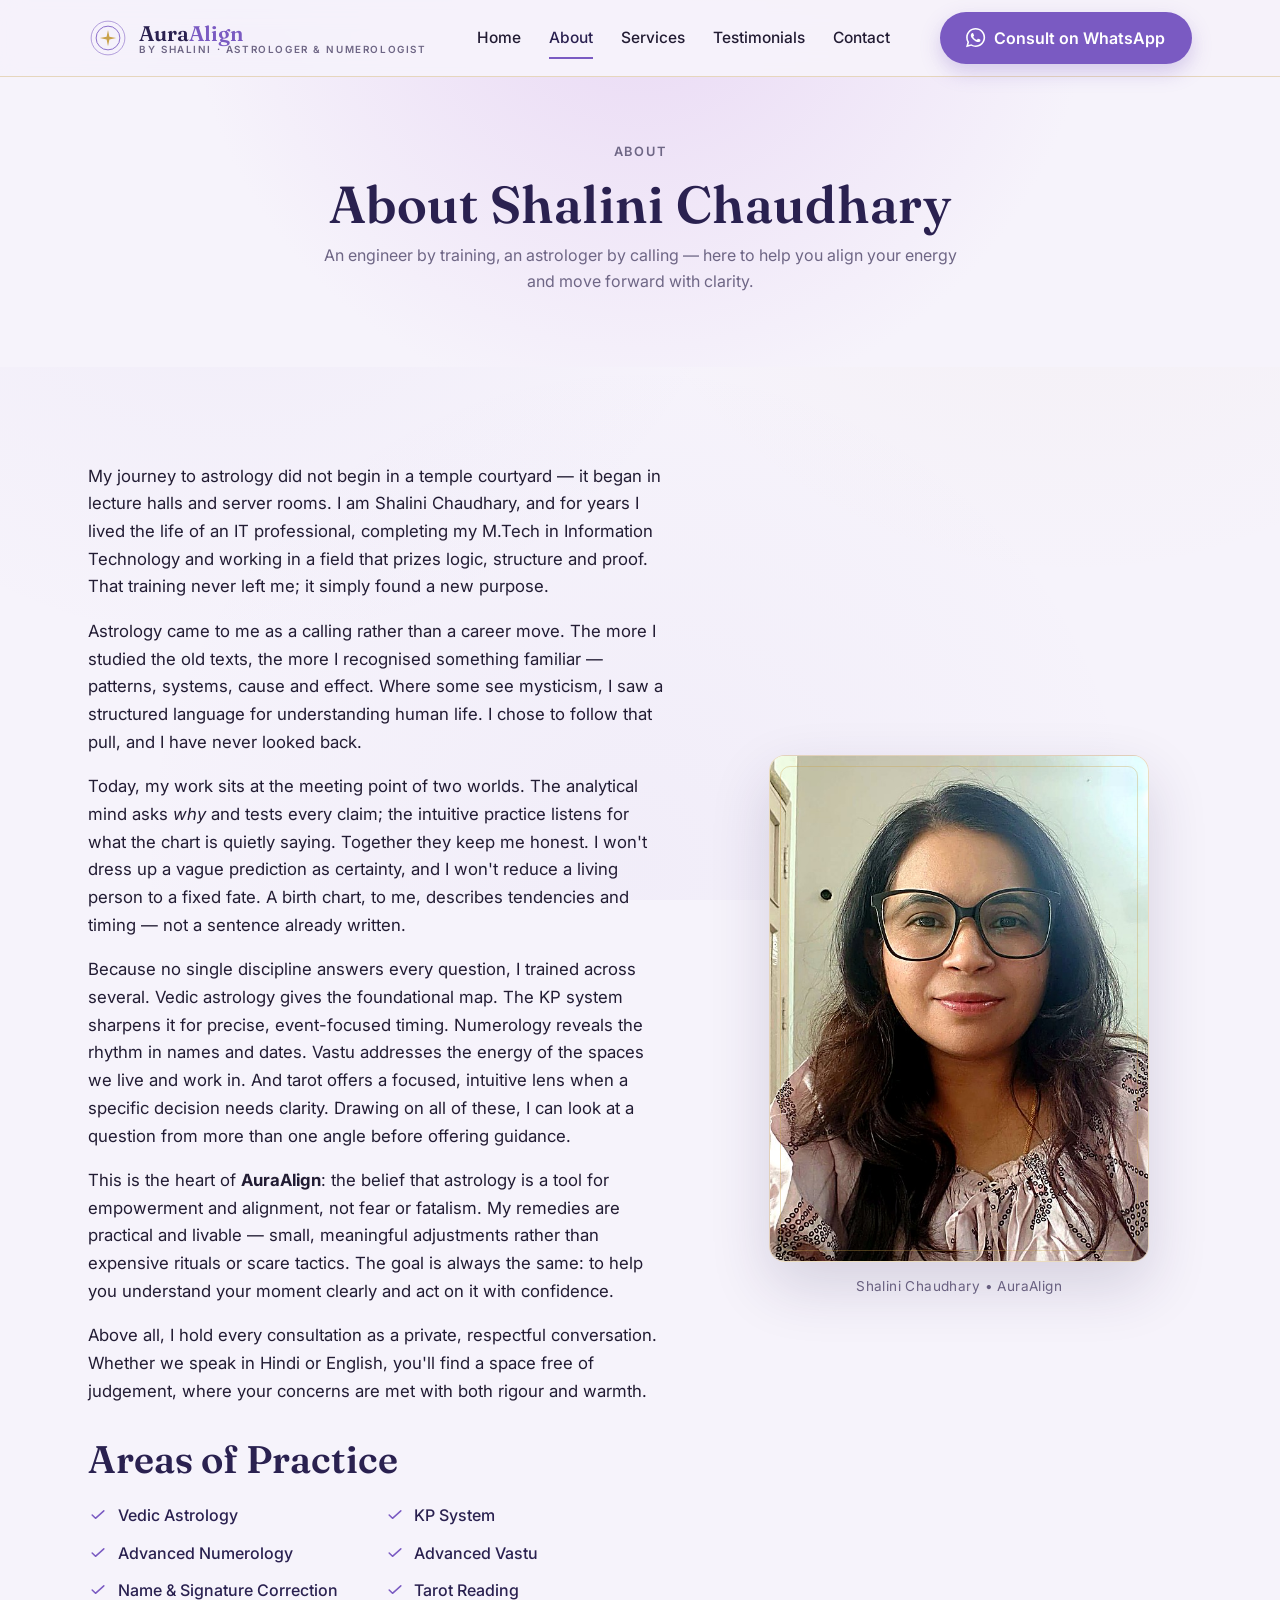
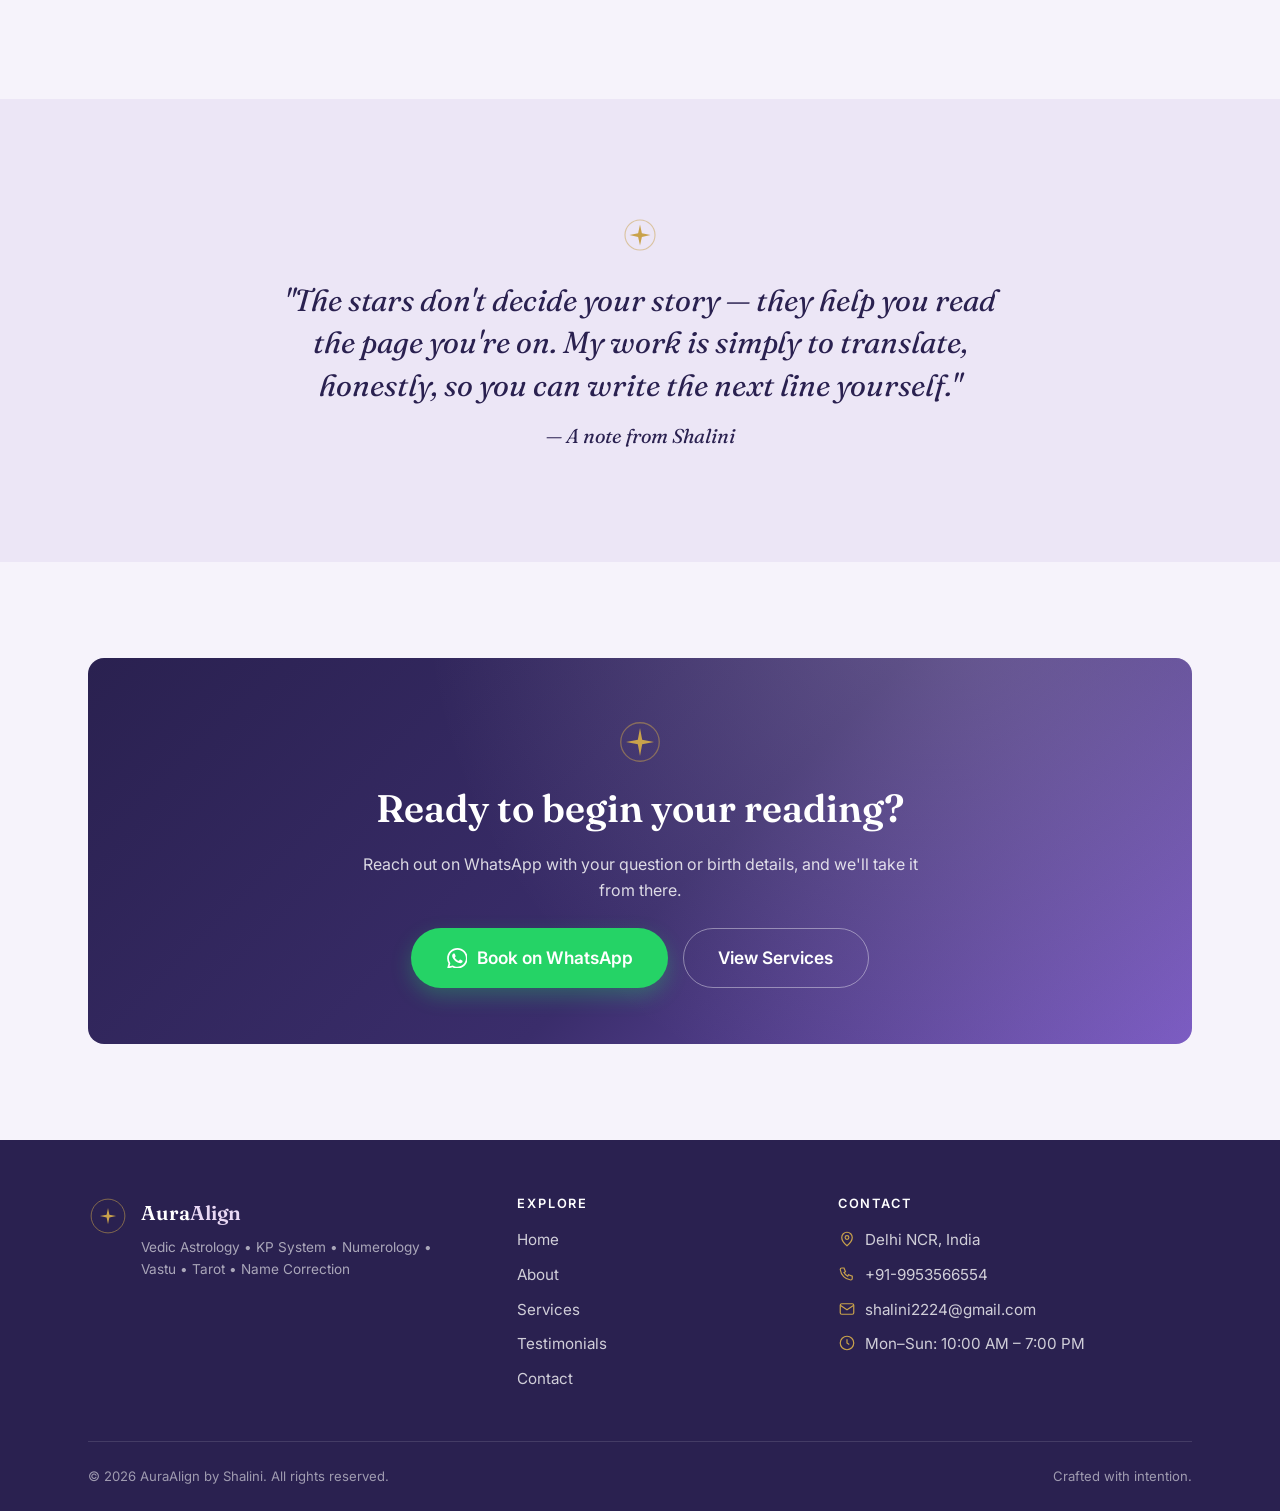
<file: about.html>
<!DOCTYPE html>
<html lang="en">
<head>
  <meta charset="UTF-8" />
  <meta name="viewport" content="width=device-width, initial-scale=1.0" />
  <title>About Shalini Chaudhary — AuraAlign</title>
  <meta name="description" content="Meet Shalini Chaudhary — an M.Tech (IT) professional turned astrologer by calling, blending analytical precision with intuitive Vedic guidance, numerology, Vastu and tarot." />
  <link rel="canonical" href="about.html" />

  <meta name="geo.region" content="IN-DL" />
  <meta name="geo.placename" content="Delhi NCR" />

  <meta property="og:type" content="profile" />
  <meta property="og:site_name" content="AuraAlign by Shalini" />
  <meta property="og:title" content="About Shalini Chaudhary — AuraAlign" />
  <meta property="og:description" content="An engineer who chose astrology by calling — analytical precision meets intuitive guidance." />
  <meta property="og:image" content="assets/img/og-image.jpg" />
  <meta property="og:url" content="about.html" />
  <meta name="twitter:card" content="summary_large_image" />
  <meta name="twitter:title" content="About Shalini Chaudhary — AuraAlign" />
  <meta name="twitter:description" content="An engineer who chose astrology by calling — analytical precision meets intuitive guidance." />
  <meta name="twitter:image" content="assets/img/og-image.jpg" />

  <!-- GOOGLE ANALYTICS (GA4) — owner: paste your snippet here when ready. -->

  <link rel="preconnect" href="https://fonts.googleapis.com" />
  <link rel="preconnect" href="https://fonts.gstatic.com" crossorigin />
  <link href="https://fonts.googleapis.com/css2?family=Fraunces:ital,opsz,wght@0,9..144,500;0,9..144,600;1,9..144,500&family=Inter:wght@400;500;600&family=Tiro+Devanagari+Hindi&display=swap" rel="stylesheet" />
  <link rel="stylesheet" href="assets/css/styles.css" />
  <link rel="icon" href="data:image/svg+xml,%3Csvg xmlns='http://www.w3.org/2000/svg' viewBox='0 0 64 64'%3E%3Ccircle cx='32' cy='32' r='27' fill='none' stroke='%237A5AC2' stroke-width='2'/%3E%3Cpath d='M32 19 L34.2 29.8 L45 32 L34.2 34.2 L32 45 L29.8 34.2 L19 32 L29.8 29.8 Z' fill='%23C9A24B'/%3E%3C/svg%3E" />
</head>
<body>
  <a class="skip-link" href="#main">Skip to content</a>

  <!-- ============================= HEADER ============================= -->
  <header class="site-header">
    <div class="container site-header__inner">
      <a class="brand" href="index.html" aria-label="AuraAlign by Shalini — home">
        <svg class="brand__mark" viewBox="0 0 64 64" fill="none" stroke="currentColor" stroke-width="1.6" aria-hidden="true">
          <circle cx="32" cy="32" r="27" opacity=".55"/>
          <circle cx="32" cy="32" r="19" opacity=".85"/>
          <g fill="currentColor" stroke="none">
            <path d="M32 19 L34.2 29.8 L45 32 L34.2 34.2 L32 45 L29.8 34.2 L19 32 L29.8 29.8 Z"/>
          </g>
          <path d="M32 3 A7 7 0 1 0 32 17 A5.5 5.5 0 1 1 32 3 Z" fill="currentColor" stroke="none"/>
        </svg>
        <span class="brand__text">
          <span class="brand__name">Aura<span>Align</span></span>
          <span class="brand__sub">by Shalini · Astrologer &amp; Numerologist</span>
        </span>
      </a>

      <nav class="primary-nav" data-nav aria-label="Primary">
        <a href="index.html">Home</a>
        <a href="about.html">About</a>
        <a href="services.html">Services</a>
        <a href="testimonials.html">Testimonials</a>
        <a href="contact.html">Contact</a>
      </nav>

      <a class="btn btn--primary header-cta" data-whatsapp href="#">
        <svg class="icon" viewBox="0 0 24 24" fill="currentColor" aria-hidden="true"><path d="M.057 24l1.687-6.163c-1.041-1.804-1.588-3.849-1.587-5.946.003-6.556 5.338-11.891 11.893-11.891 3.181.001 6.167 1.24 8.413 3.488 2.245 2.248 3.481 5.236 3.48 8.414-.003 6.557-5.338 11.892-11.893 11.892-1.99-.001-3.951-.5-5.688-1.448l-6.305 1.654zm6.597-3.807c1.676.995 3.276 1.591 5.392 1.592 5.448 0 9.886-4.434 9.889-9.885.002-5.462-4.415-9.89-9.881-9.892-5.452 0-9.887 4.434-9.889 9.884-.001 2.225.651 3.891 1.746 5.634l-.999 3.648 3.742-.981zm11.387-5.464c-.074-.124-.272-.198-.57-.347-.297-.149-1.758-.868-2.031-.967-.272-.099-.47-.149-.669.149-.198.297-.768.967-.941 1.165-.173.198-.347.223-.644.074-.297-.149-1.255-.462-2.39-1.475-.883-.788-1.48-1.761-1.653-2.059-.173-.297-.018-.458.13-.606.134-.133.297-.347.446-.521.151-.172.2-.296.3-.495.099-.198.05-.372-.025-.521-.075-.148-.669-1.611-.916-2.206-.242-.579-.487-.501-.669-.51l-.57-.01c-.198 0-.52.074-.792.372s-1.04 1.016-1.04 2.479 1.065 2.876 1.213 3.074c.149.198 2.095 3.2 5.076 4.487.709.306 1.263.489 1.694.626.712.226 1.36.194 1.872.118.571-.085 1.758-.719 2.006-1.413.248-.695.248-1.29.173-1.414z"/></svg>
        Consult on WhatsApp
      </a>

      <button class="nav-toggle" type="button" data-nav-toggle aria-expanded="false" aria-controls="mobile-menu" aria-label="Open menu">
        <svg viewBox="0 0 24 24" fill="none" stroke="currentColor" stroke-width="1.8" stroke-linecap="round" aria-hidden="true"><path d="M4 7h16M4 12h16M4 17h16"/></svg>
      </button>
    </div>
  </header>

  <div class="mobile-menu" id="mobile-menu" data-mobile-menu>
    <div class="container mobile-menu__top">
      <span class="brand__name">Aura<span>Align</span></span>
      <button class="mobile-menu__close" type="button" data-nav-close aria-label="Close menu">
        <svg viewBox="0 0 24 24" fill="none" stroke="currentColor" stroke-width="1.8" stroke-linecap="round" aria-hidden="true"><path d="M6 6l12 12M18 6L6 18"/></svg>
      </button>
    </div>
    <nav class="container" data-nav aria-label="Mobile">
      <a href="index.html">Home</a>
      <a href="about.html">About</a>
      <a href="services.html">Services</a>
      <a href="testimonials.html">Testimonials</a>
      <a href="contact.html">Contact</a>
      <a class="btn btn--primary" data-whatsapp href="#">Consult on WhatsApp</a>
    </nav>
  </div>

  <main id="main">
    <!-- ========================= PAGE HERO ========================= -->
    <section class="page-hero">
      <div class="container">
        <p class="eyebrow">About</p>
        <h1>About Shalini Chaudhary</h1>
        <p>An engineer by training, an astrologer by calling — here to help you align your energy and move forward with clarity.</p>
      </div>
    </section>

    <section class="section">
      <div class="container about-strip">
        <article class="prose reveal">
          <p>My journey to astrology did not begin in a temple courtyard — it began in lecture halls and server rooms. I am Shalini Chaudhary, and for years I lived the life of an IT professional, completing my M.Tech in Information Technology and working in a field that prizes logic, structure and proof. That training never left me; it simply found a new purpose.</p>

          <p>Astrology came to me as a calling rather than a career move. The more I studied the old texts, the more I recognised something familiar — patterns, systems, cause and effect. Where some see mysticism, I saw a structured language for understanding human life. I chose to follow that pull, and I have never looked back.</p>

          <p>Today, my work sits at the meeting point of two worlds. The analytical mind asks <em>why</em> and tests every claim; the intuitive practice listens for what the chart is quietly saying. Together they keep me honest. I won't dress up a vague prediction as certainty, and I won't reduce a living person to a fixed fate. A birth chart, to me, describes tendencies and timing — not a sentence already written.</p>

          <p>Because no single discipline answers every question, I trained across several. Vedic astrology gives the foundational map. The KP system sharpens it for precise, event-focused timing. Numerology reveals the rhythm in names and dates. Vastu addresses the energy of the spaces we live and work in. And tarot offers a focused, intuitive lens when a specific decision needs clarity. Drawing on all of these, I can look at a question from more than one angle before offering guidance.</p>

          <p>This is the heart of <strong>AuraAlign</strong>: the belief that astrology is a tool for empowerment and alignment, not fear or fatalism. My remedies are practical and livable — small, meaningful adjustments rather than expensive rituals or scare tactics. The goal is always the same: to help you understand your moment clearly and act on it with confidence.</p>

          <p>Above all, I hold every consultation as a private, respectful conversation. Whether we speak in Hindi or English, you'll find a space free of judgement, where your concerns are met with both rigour and warmth.</p>

          <h2>Areas of Practice</h2>
          <ul class="cred-list">
            <li><svg viewBox="0 0 24 24" fill="none" stroke="currentColor" stroke-width="1.8" stroke-linecap="round" stroke-linejoin="round" aria-hidden="true"><path d="M5 12l4 4L19 7"/></svg> Vedic Astrology</li>
            <li><svg viewBox="0 0 24 24" fill="none" stroke="currentColor" stroke-width="1.8" stroke-linecap="round" stroke-linejoin="round" aria-hidden="true"><path d="M5 12l4 4L19 7"/></svg> KP System</li>
            <li><svg viewBox="0 0 24 24" fill="none" stroke="currentColor" stroke-width="1.8" stroke-linecap="round" stroke-linejoin="round" aria-hidden="true"><path d="M5 12l4 4L19 7"/></svg> Advanced Numerology</li>
            <li><svg viewBox="0 0 24 24" fill="none" stroke="currentColor" stroke-width="1.8" stroke-linecap="round" stroke-linejoin="round" aria-hidden="true"><path d="M5 12l4 4L19 7"/></svg> Advanced Vastu</li>
            <li><svg viewBox="0 0 24 24" fill="none" stroke="currentColor" stroke-width="1.8" stroke-linecap="round" stroke-linejoin="round" aria-hidden="true"><path d="M5 12l4 4L19 7"/></svg> Name &amp; Signature Correction</li>
            <li><svg viewBox="0 0 24 24" fill="none" stroke="currentColor" stroke-width="1.8" stroke-linecap="round" stroke-linejoin="round" aria-hidden="true"><path d="M5 12l4 4L19 7"/></svg> Tarot Reading</li>
          </ul>
        </article>

        <div class="about-strip__media reveal">
          <div class="portrait-frame">
            <img src="assets/img/shalini-portrait.jpg" width="600" height="800" alt="Shalini Chaudhary, astrologer and numerologist" />
          </div>
          <p class="media-caption">Shalini Chaudhary • AuraAlign</p>
        </div>
      </div>
    </section>

    <!-- ====================== NOTE / PULL QUOTE ====================== -->
    <section class="section section--tint">
      <div class="container">
        <figure class="pull-quote reveal">
          <svg class="ornament ornament--center" width="48" height="48" viewBox="0 0 64 64" fill="none" stroke="currentColor" stroke-width="1.5" aria-hidden="true"><circle cx="32" cy="32" r="20" opacity=".5"/><path d="M32 18 L34.5 29.5 L46 32 L34.5 34.5 L32 46 L29.5 34.5 L18 32 L29.5 29.5 Z" fill="currentColor" stroke="none"/></svg>
          <blockquote>"The stars don't decide your story — they help you read the page you're on. My work is simply to translate, honestly, so you can write the next line yourself."</blockquote>
          <figcaption class="signature">— A note from Shalini</figcaption>
        </figure>
      </div>
    </section>

    <!-- ========================= FINAL CTA ========================= -->
    <section class="section">
      <div class="container">
        <div class="cta-band reveal">
          <svg class="ornament ornament--center" width="56" height="56" viewBox="0 0 64 64" fill="none" stroke="currentColor" stroke-width="1.5" aria-hidden="true"><circle cx="32" cy="32" r="22" opacity=".5"/><path d="M32 16 L34.5 29.5 L48 32 L34.5 34.5 L32 48 L29.5 34.5 L16 32 L29.5 29.5 Z" fill="currentColor" stroke="none"/></svg>
          <h2>Ready to begin your reading?</h2>
          <p>Reach out on WhatsApp with your question or birth details, and we'll take it from there.</p>
          <div class="flex-cta flex-cta--center mt-2">
            <a class="btn btn--whatsapp btn--lg" data-whatsapp href="#">
              <svg class="icon" viewBox="0 0 24 24" fill="currentColor" aria-hidden="true"><path d="M.057 24l1.687-6.163c-1.041-1.804-1.588-3.849-1.587-5.946.003-6.556 5.338-11.891 11.893-11.891 3.181.001 6.167 1.24 8.413 3.488 2.245 2.248 3.481 5.236 3.48 8.414-.003 6.557-5.338 11.892-11.893 11.892-1.99-.001-3.951-.5-5.688-1.448l-6.305 1.654zm6.597-3.807c1.676.995 3.276 1.591 5.392 1.592 5.448 0 9.886-4.434 9.889-9.885.002-5.462-4.415-9.89-9.881-9.892-5.452 0-9.887 4.434-9.889 9.884-.001 2.225.651 3.891 1.746 5.634l-.999 3.648 3.742-.981zm11.387-5.464c-.074-.124-.272-.198-.57-.347-.297-.149-1.758-.868-2.031-.967-.272-.099-.47-.149-.669.149-.198.297-.768.967-.941 1.165-.173.198-.347.223-.644.074-.297-.149-1.255-.462-2.39-1.475-.883-.788-1.48-1.761-1.653-2.059-.173-.297-.018-.458.13-.606.134-.133.297-.347.446-.521.151-.172.2-.296.3-.495.099-.198.05-.372-.025-.521-.075-.148-.669-1.611-.916-2.206-.242-.579-.487-.501-.669-.51l-.57-.01c-.198 0-.52.074-.792.372s-1.04 1.016-1.04 2.479 1.065 2.876 1.213 3.074c.149.198 2.095 3.2 5.076 4.487.709.306 1.263.489 1.694.626.712.226 1.36.194 1.872.118.571-.085 1.758-.719 2.006-1.413.248-.695.248-1.29.173-1.414z"/></svg>
              Book on WhatsApp
            </a>
            <a class="btn btn--ghost btn--lg btn--ghost-on-dark" href="services.html">View Services</a>
          </div>
        </div>
      </div>
    </section>
  </main>

  <!-- ============================= FOOTER ============================= -->
  <footer class="site-footer">
    <div class="container">
      <div class="footer-grid">
        <div>
          <div class="footer-brand">
            <svg class="brand__mark" viewBox="0 0 64 64" fill="none" stroke="currentColor" stroke-width="1.6" aria-hidden="true">
              <circle cx="32" cy="32" r="27" opacity=".55"/>
              <path d="M32 19 L34.2 29.8 L45 32 L34.2 34.2 L32 45 L29.8 34.2 L19 32 L29.8 29.8 Z" fill="currentColor" stroke="none"/>
              <path d="M32 3 A7 7 0 1 0 32 17 A5.5 5.5 0 1 1 32 3 Z" fill="currentColor" stroke="none"/>
            </svg>
            <div>
              <span class="brand__name">Aura<span>Align</span></span>
              <p class="footer-tagline" data-config="tagline">Vedic Astrology • KP System • Numerology • Vastu • Tarot • Name Correction</p>
            </div>
          </div>
          <div class="footer-social">
            <a data-config-show="instagramUrl" data-config-href="instagram" href="#" aria-label="Instagram" target="_blank" rel="noopener noreferrer"><svg viewBox="0 0 24 24" fill="none" stroke="currentColor" stroke-width="1.6" aria-hidden="true"><rect x="3" y="3" width="18" height="18" rx="5"/><circle cx="12" cy="12" r="4"/><circle cx="17.5" cy="6.5" r="1" fill="currentColor" stroke="none"/></svg></a>
            <a data-config-show="facebookUrl" data-config-href="facebook" href="#" aria-label="Facebook" target="_blank" rel="noopener noreferrer"><svg viewBox="0 0 24 24" fill="currentColor" aria-hidden="true"><path d="M14 9h3l.5-3H14V4.5c0-.9.3-1.5 1.6-1.5H17V.3C16.7.2 15.7 0 14.5 0 12 0 10.5 1.5 10.5 4.2V6H8v3h2.5v12H14z"/></svg></a>
            <a data-config-show="googleBusinessUrl" data-config-href="google" href="#" aria-label="Google reviews" target="_blank" rel="noopener noreferrer"><svg viewBox="0 0 24 24" fill="currentColor" aria-hidden="true"><path d="M12 11v2.8h4c-.2 1-1.4 3-4 3a4.3 4.3 0 0 1 0-8.6c1.2 0 2.1.5 2.6 1l2-1.9A7.3 7.3 0 0 0 12 4.5a7.5 7.5 0 1 0 0 15c4.3 0 7.2-3 7.2-7.3 0-.5 0-.9-.1-1.2z"/></svg></a>
          </div>
        </div>

        <div class="footer-col">
          <h4>Explore</h4>
          <ul>
            <li><a href="index.html">Home</a></li>
            <li><a href="about.html">About</a></li>
            <li><a href="services.html">Services</a></li>
            <li><a href="testimonials.html">Testimonials</a></li>
            <li><a href="contact.html">Contact</a></li>
          </ul>
        </div>

        <div class="footer-col">
          <h4>Contact</h4>
          <ul class="footer-contact">
            <li><svg viewBox="0 0 24 24" fill="none" stroke="currentColor" stroke-width="1.6" aria-hidden="true"><path d="M12 21s-7-5.7-7-11a7 7 0 1 1 14 0c0 5.3-7 11-7 11z"/><circle cx="12" cy="10" r="2.5"/></svg><span data-config="address">Delhi NCR, India</span></li>
            <li><svg viewBox="0 0 24 24" fill="none" stroke="currentColor" stroke-width="1.6" aria-hidden="true"><path d="M5 4h3l2 5-2 1c1 2 3 4 5 5l1-2 5 2v3c0 1-1 2-2 2A16 16 0 0 1 3 6c0-1 1-2 2-2z"/></svg><a data-config-href="phone" href="tel:+919953566554"><span data-config="phone">+91-9953566554</span></a></li>
            <li><svg viewBox="0 0 24 24" fill="none" stroke="currentColor" stroke-width="1.6" aria-hidden="true"><rect x="3" y="5" width="18" height="14" rx="2"/><path d="M3 7l9 6 9-6"/></svg><a data-config-href="email" href="mailto:shalini2224@gmail.com"><span data-config="email">shalini2224@gmail.com</span></a></li>
            <li><svg viewBox="0 0 24 24" fill="none" stroke="currentColor" stroke-width="1.6" aria-hidden="true"><circle cx="12" cy="12" r="9"/><path d="M12 7v5l3 2"/></svg><span data-config="hours">Mon–Sun: 10:00 AM – 7:00 PM</span></li>
          </ul>
        </div>
      </div>

      <div class="footer-bottom">
        <span>© 2026 AuraAlign by Shalini. All rights reserved.</span>
        <span>Crafted with intention.</span>
      </div>
    </div>
  </footer>

  <a class="fab-whatsapp" data-whatsapp href="#" aria-label="Chat on WhatsApp">
    <svg viewBox="0 0 24 24" fill="currentColor" aria-hidden="true"><path d="M.057 24l1.687-6.163c-1.041-1.804-1.588-3.849-1.587-5.946.003-6.556 5.338-11.891 11.893-11.891 3.181.001 6.167 1.24 8.413 3.488 2.245 2.248 3.481 5.236 3.48 8.414-.003 6.557-5.338 11.892-11.893 11.892-1.99-.001-3.951-.5-5.688-1.448l-6.305 1.654zm6.597-3.807c1.676.995 3.276 1.591 5.392 1.592 5.448 0 9.886-4.434 9.889-9.885.002-5.462-4.415-9.89-9.881-9.892-5.452 0-9.887 4.434-9.889 9.884-.001 2.225.651 3.891 1.746 5.634l-.999 3.648 3.742-.981zm11.387-5.464c-.074-.124-.272-.198-.57-.347-.297-.149-1.758-.868-2.031-.967-.272-.099-.47-.149-.669.149-.198.297-.768.967-.941 1.165-.173.198-.347.223-.644.074-.297-.149-1.255-.462-2.39-1.475-.883-.788-1.48-1.761-1.653-2.059-.173-.297-.018-.458.13-.606.134-.133.297-.347.446-.521.151-.172.2-.296.3-.495.099-.198.05-.372-.025-.521-.075-.148-.669-1.611-.916-2.206-.242-.579-.487-.501-.669-.51l-.57-.01c-.198 0-.52.074-.792.372s-1.04 1.016-1.04 2.479 1.065 2.876 1.213 3.074c.149.198 2.095 3.2 5.076 4.487.709.306 1.263.489 1.694.626.712.226 1.36.194 1.872.118.571-.085 1.758-.719 2.006-1.413.248-.695.248-1.29.173-1.414z"/></svg>
  </a>

  <script src="assets/config.js"></script>
  <script src="assets/js/main.js"></script>
</body>
</html>
</file>
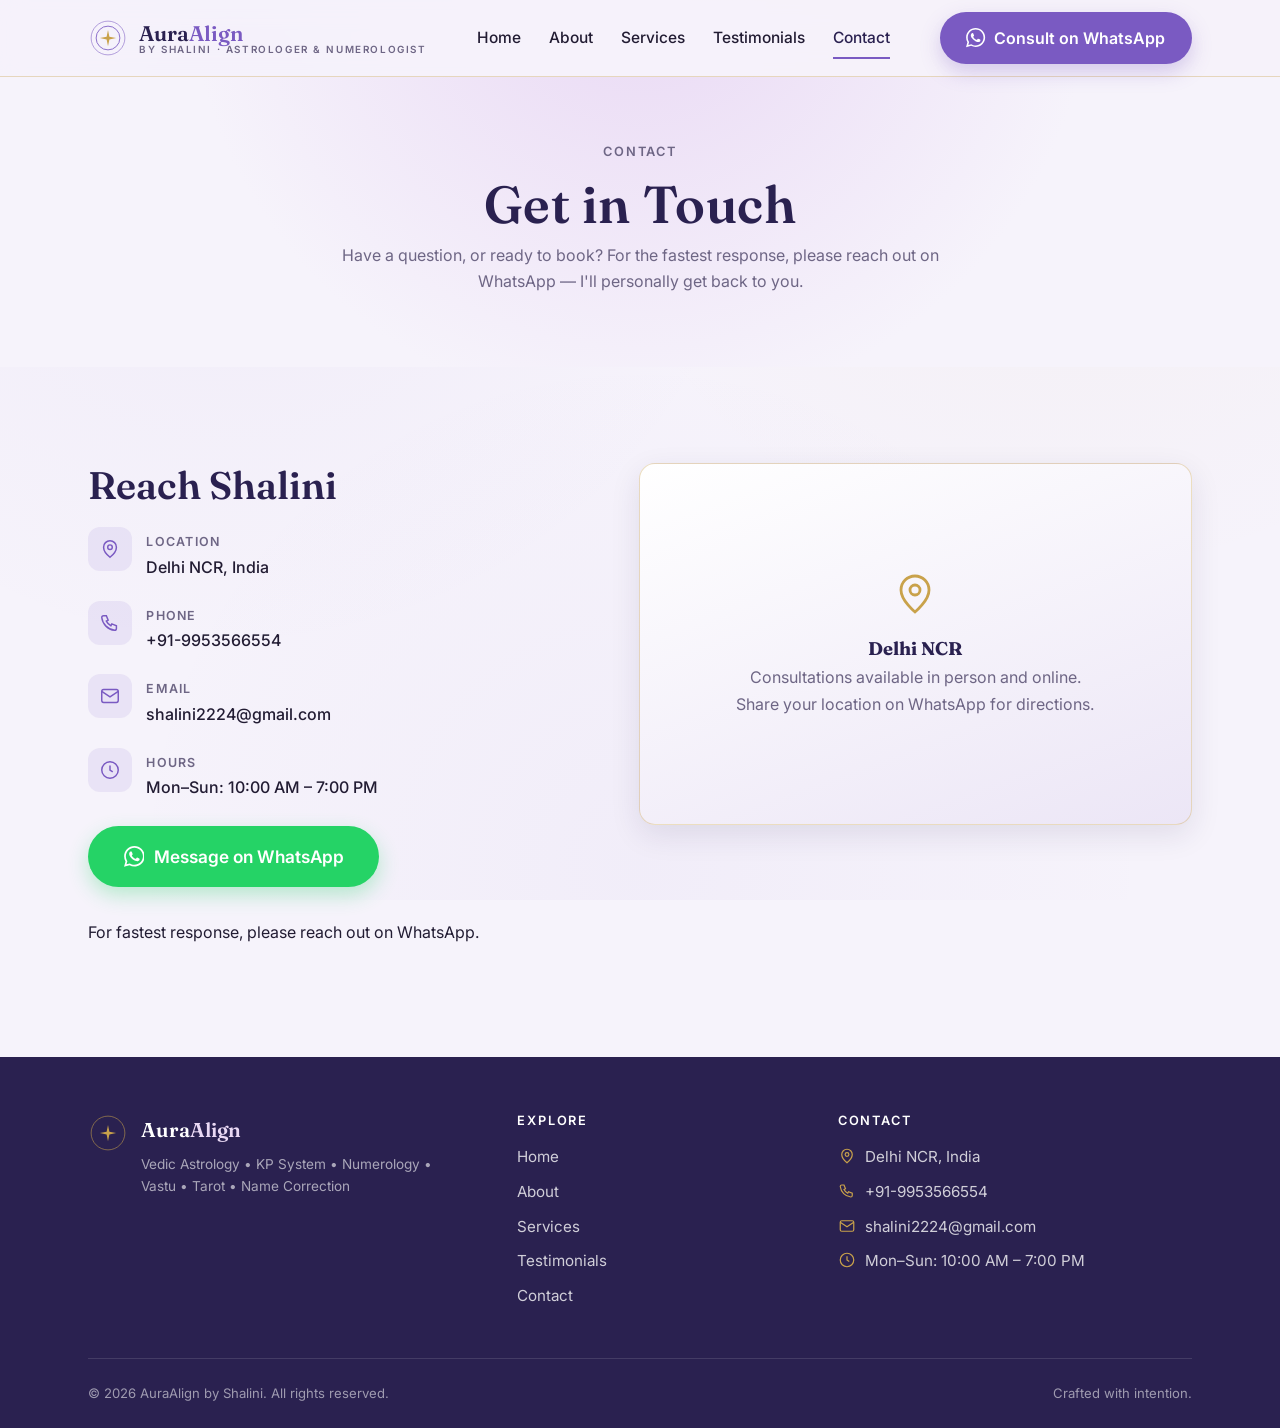
<file: contact.html>
<!DOCTYPE html>
<html lang="en">
<head>
  <meta charset="UTF-8" />
  <meta name="viewport" content="width=device-width, initial-scale=1.0" />
  <title>Get in Touch — AuraAlign by Shalini</title>
  <meta name="description" content="Contact Shalini Chaudhary for astrology, numerology, Vastu and tarot consultations. WhatsApp, phone and email — based in Delhi NCR, serving clients everywhere." />
  <link rel="canonical" href="contact.html" />

  <meta name="geo.region" content="IN-DL" />
  <meta name="geo.placename" content="Delhi NCR" />

  <meta property="og:type" content="website" />
  <meta property="og:site_name" content="AuraAlign by Shalini" />
  <meta property="og:title" content="Get in Touch — AuraAlign by Shalini" />
  <meta property="og:description" content="Reach out on WhatsApp for the fastest response, or call and email Shalini Chaudhary directly." />
  <meta property="og:image" content="assets/img/og-image.jpg" />
  <meta property="og:url" content="contact.html" />
  <meta name="twitter:card" content="summary_large_image" />
  <meta name="twitter:title" content="Get in Touch — AuraAlign by Shalini" />
  <meta name="twitter:description" content="Reach out on WhatsApp for the fastest response, or call and email Shalini Chaudhary directly." />
  <meta name="twitter:image" content="assets/img/og-image.jpg" />

  <!-- GOOGLE ANALYTICS (GA4) — owner: paste your snippet here when ready. -->

  <link rel="preconnect" href="https://fonts.googleapis.com" />
  <link rel="preconnect" href="https://fonts.gstatic.com" crossorigin />
  <link href="https://fonts.googleapis.com/css2?family=Fraunces:ital,opsz,wght@0,9..144,500;0,9..144,600;1,9..144,500&family=Inter:wght@400;500;600&family=Tiro+Devanagari+Hindi&display=swap" rel="stylesheet" />
  <link rel="stylesheet" href="assets/css/styles.css" />
  <link rel="icon" href="data:image/svg+xml,%3Csvg xmlns='http://www.w3.org/2000/svg' viewBox='0 0 64 64'%3E%3Ccircle cx='32' cy='32' r='27' fill='none' stroke='%237A5AC2' stroke-width='2'/%3E%3Cpath d='M32 19 L34.2 29.8 L45 32 L34.2 34.2 L32 45 L29.8 34.2 L19 32 L29.8 29.8 Z' fill='%23C9A24B'/%3E%3C/svg%3E" />
</head>
<body>
  <a class="skip-link" href="#main">Skip to content</a>

  <!-- ============================= HEADER ============================= -->
  <header class="site-header">
    <div class="container site-header__inner">
      <a class="brand" href="index.html" aria-label="AuraAlign by Shalini — home">
        <svg class="brand__mark" viewBox="0 0 64 64" fill="none" stroke="currentColor" stroke-width="1.6" aria-hidden="true">
          <circle cx="32" cy="32" r="27" opacity=".55"/>
          <circle cx="32" cy="32" r="19" opacity=".85"/>
          <g fill="currentColor" stroke="none">
            <path d="M32 19 L34.2 29.8 L45 32 L34.2 34.2 L32 45 L29.8 34.2 L19 32 L29.8 29.8 Z"/>
          </g>
          <path d="M32 3 A7 7 0 1 0 32 17 A5.5 5.5 0 1 1 32 3 Z" fill="currentColor" stroke="none"/>
        </svg>
        <span class="brand__text">
          <span class="brand__name">Aura<span>Align</span></span>
          <span class="brand__sub">by Shalini · Astrologer &amp; Numerologist</span>
        </span>
      </a>

      <nav class="primary-nav" data-nav aria-label="Primary">
        <a href="index.html">Home</a>
        <a href="about.html">About</a>
        <a href="services.html">Services</a>
        <a href="testimonials.html">Testimonials</a>
        <a href="contact.html">Contact</a>
      </nav>

      <a class="btn btn--primary header-cta" data-whatsapp href="#">
        <svg class="icon" viewBox="0 0 24 24" fill="currentColor" aria-hidden="true"><path d="M.057 24l1.687-6.163c-1.041-1.804-1.588-3.849-1.587-5.946.003-6.556 5.338-11.891 11.893-11.891 3.181.001 6.167 1.24 8.413 3.488 2.245 2.248 3.481 5.236 3.48 8.414-.003 6.557-5.338 11.892-11.893 11.892-1.99-.001-3.951-.5-5.688-1.448l-6.305 1.654zm6.597-3.807c1.676.995 3.276 1.591 5.392 1.592 5.448 0 9.886-4.434 9.889-9.885.002-5.462-4.415-9.89-9.881-9.892-5.452 0-9.887 4.434-9.889 9.884-.001 2.225.651 3.891 1.746 5.634l-.999 3.648 3.742-.981zm11.387-5.464c-.074-.124-.272-.198-.57-.347-.297-.149-1.758-.868-2.031-.967-.272-.099-.47-.149-.669.149-.198.297-.768.967-.941 1.165-.173.198-.347.223-.644.074-.297-.149-1.255-.462-2.39-1.475-.883-.788-1.48-1.761-1.653-2.059-.173-.297-.018-.458.13-.606.134-.133.297-.347.446-.521.151-.172.2-.296.3-.495.099-.198.05-.372-.025-.521-.075-.148-.669-1.611-.916-2.206-.242-.579-.487-.501-.669-.51l-.57-.01c-.198 0-.52.074-.792.372s-1.04 1.016-1.04 2.479 1.065 2.876 1.213 3.074c.149.198 2.095 3.2 5.076 4.487.709.306 1.263.489 1.694.626.712.226 1.36.194 1.872.118.571-.085 1.758-.719 2.006-1.413.248-.695.248-1.29.173-1.414z"/></svg>
        Consult on WhatsApp
      </a>

      <button class="nav-toggle" type="button" data-nav-toggle aria-expanded="false" aria-controls="mobile-menu" aria-label="Open menu">
        <svg viewBox="0 0 24 24" fill="none" stroke="currentColor" stroke-width="1.8" stroke-linecap="round" aria-hidden="true"><path d="M4 7h16M4 12h16M4 17h16"/></svg>
      </button>
    </div>
  </header>

  <div class="mobile-menu" id="mobile-menu" data-mobile-menu>
    <div class="container mobile-menu__top">
      <span class="brand__name">Aura<span>Align</span></span>
      <button class="mobile-menu__close" type="button" data-nav-close aria-label="Close menu">
        <svg viewBox="0 0 24 24" fill="none" stroke="currentColor" stroke-width="1.8" stroke-linecap="round" aria-hidden="true"><path d="M6 6l12 12M18 6L6 18"/></svg>
      </button>
    </div>
    <nav class="container" data-nav aria-label="Mobile">
      <a href="index.html">Home</a>
      <a href="about.html">About</a>
      <a href="services.html">Services</a>
      <a href="testimonials.html">Testimonials</a>
      <a href="contact.html">Contact</a>
      <a class="btn btn--primary" data-whatsapp href="#">Consult on WhatsApp</a>
    </nav>
  </div>

  <main id="main">
    <!-- ========================= PAGE HERO ========================= -->
    <section class="page-hero">
      <div class="container">
        <p class="eyebrow">Contact</p>
        <h1>Get in Touch</h1>
        <p>Have a question, or ready to book? For the fastest response, please reach out on WhatsApp — I'll personally get back to you.</p>
      </div>
    </section>

    <section class="section">
      <div class="container contact-grid">
        <!-- LEFT: contact details -->
        <div class="reveal">
          <h2>Reach Shalini</h2>
          <ul class="contact-list">
            <li>
              <span class="ci-icon"><svg viewBox="0 0 24 24" fill="none" stroke="currentColor" stroke-width="1.6" aria-hidden="true"><path d="M12 21s-7-5.7-7-11a7 7 0 1 1 14 0c0 5.3-7 11-7 11z"/><circle cx="12" cy="10" r="2.5"/></svg></span>
              <span><span class="ci-label">Location</span><br /><span class="ci-value" data-config="address">Delhi NCR, India</span></span>
            </li>
            <li>
              <span class="ci-icon"><svg viewBox="0 0 24 24" fill="none" stroke="currentColor" stroke-width="1.6" aria-hidden="true"><path d="M5 4h3l2 5-2 1c1 2 3 4 5 5l1-2 5 2v3c0 1-1 2-2 2A16 16 0 0 1 3 6c0-1 1-2 2-2z"/></svg></span>
              <span><span class="ci-label">Phone</span><br /><span class="ci-value"><a data-config-href="phone" href="tel:+919953566554"><span data-config="phone">+91-9953566554</span></a></span></span>
            </li>
            <li>
              <span class="ci-icon"><svg viewBox="0 0 24 24" fill="none" stroke="currentColor" stroke-width="1.6" aria-hidden="true"><rect x="3" y="5" width="18" height="14" rx="2"/><path d="M3 7l9 6 9-6"/></svg></span>
              <span><span class="ci-label">Email</span><br /><span class="ci-value"><a data-config-href="email" href="mailto:shalini2224@gmail.com"><span data-config="email">shalini2224@gmail.com</span></a></span></span>
            </li>
            <li>
              <span class="ci-icon"><svg viewBox="0 0 24 24" fill="none" stroke="currentColor" stroke-width="1.6" aria-hidden="true"><circle cx="12" cy="12" r="9"/><path d="M12 7v5l3 2"/></svg></span>
              <span><span class="ci-label">Hours</span><br /><span class="ci-value" data-config="hours">Mon–Sun: 10:00 AM – 7:00 PM</span></span>
            </li>
          </ul>

          <a class="btn btn--whatsapp btn--lg" data-whatsapp href="#">
            <svg class="icon" viewBox="0 0 24 24" fill="currentColor" aria-hidden="true"><path d="M.057 24l1.687-6.163c-1.041-1.804-1.588-3.849-1.587-5.946.003-6.556 5.338-11.891 11.893-11.891 3.181.001 6.167 1.24 8.413 3.488 2.245 2.248 3.481 5.236 3.48 8.414-.003 6.557-5.338 11.892-11.893 11.892-1.99-.001-3.951-.5-5.688-1.448l-6.305 1.654zm6.597-3.807c1.676.995 3.276 1.591 5.392 1.592 5.448 0 9.886-4.434 9.889-9.885.002-5.462-4.415-9.89-9.881-9.892-5.452 0-9.887 4.434-9.889 9.884-.001 2.225.651 3.891 1.746 5.634l-.999 3.648 3.742-.981zm11.387-5.464c-.074-.124-.272-.198-.57-.347-.297-.149-1.758-.868-2.031-.967-.272-.099-.47-.149-.669.149-.198.297-.768.967-.941 1.165-.173.198-.347.223-.644.074-.297-.149-1.255-.462-2.39-1.475-.883-.788-1.48-1.761-1.653-2.059-.173-.297-.018-.458.13-.606.134-.133.297-.347.446-.521.151-.172.2-.296.3-.495.099-.198.05-.372-.025-.521-.075-.148-.669-1.611-.916-2.206-.242-.579-.487-.501-.669-.51l-.57-.01c-.198 0-.52.074-.792.372s-1.04 1.016-1.04 2.479 1.065 2.876 1.213 3.074c.149.198 2.095 3.2 5.076 4.487.709.306 1.263.489 1.694.626.712.226 1.36.194 1.872.118.571-.085 1.758-.719 2.006-1.413.248-.695.248-1.29.173-1.414z"/></svg>
            Message on WhatsApp
          </a>

          <!-- Social links — each is removed automatically if its config field is empty -->
          <div class="contact-social">
            <a data-config-show="instagramUrl" data-config-href="instagram" href="#" aria-label="Instagram" target="_blank" rel="noopener noreferrer"><svg viewBox="0 0 24 24" fill="none" stroke="currentColor" stroke-width="1.6" aria-hidden="true"><rect x="3" y="3" width="18" height="18" rx="5"/><circle cx="12" cy="12" r="4"/><circle cx="17.5" cy="6.5" r="1" fill="currentColor" stroke="none"/></svg></a>
            <a data-config-show="facebookUrl" data-config-href="facebook" href="#" aria-label="Facebook" target="_blank" rel="noopener noreferrer"><svg viewBox="0 0 24 24" fill="currentColor" aria-hidden="true"><path d="M14 9h3l.5-3H14V4.5c0-.9.3-1.5 1.6-1.5H17V.3C16.7.2 15.7 0 14.5 0 12 0 10.5 1.5 10.5 4.2V6H8v3h2.5v12H14z"/></svg></a>
            <a data-config-show="googleBusinessUrl" data-config-href="google" href="#" aria-label="Google reviews" target="_blank" rel="noopener noreferrer"><svg viewBox="0 0 24 24" fill="currentColor" aria-hidden="true"><path d="M12 11v2.8h4c-.2 1-1.4 3-4 3a4.3 4.3 0 0 1 0-8.6c1.2 0 2.1.5 2.6 1l2-1.9A7.3 7.3 0 0 0 12 4.5a7.5 7.5 0 1 0 0 15c4.3 0 7.2-3 7.2-7.3 0-.5 0-.9-.1-1.2z"/></svg></a>
          </div>

          <p class="mt-2">For fastest response, please reach out on WhatsApp.</p>
        </div>

        <!-- RIGHT: map / placeholder. JS injects an iframe if config.googleMapsEmbed is set. -->
        <div class="reveal">
          <div class="map-embed" data-map-embed>
            <!-- Styled placeholder shown when no Google Maps embed is configured -->
            <div class="map-placeholder">
              <svg viewBox="0 0 24 24" fill="none" stroke="currentColor" stroke-width="1.4" aria-hidden="true"><path d="M12 21s-7-5.7-7-11a7 7 0 1 1 14 0c0 5.3-7 11-7 11z"/><circle cx="12" cy="10" r="2.5"/></svg>
              <strong data-config="location">Delhi NCR</strong>
              <span>Consultations available in person and online.<br />Share your location on WhatsApp for directions.</span>
            </div>
          </div>
        </div>
      </div>
    </section>
  </main>

  <!-- ============================= FOOTER ============================= -->
  <footer class="site-footer">
    <div class="container">
      <div class="footer-grid">
        <div>
          <div class="footer-brand">
            <svg class="brand__mark" viewBox="0 0 64 64" fill="none" stroke="currentColor" stroke-width="1.6" aria-hidden="true">
              <circle cx="32" cy="32" r="27" opacity=".55"/>
              <path d="M32 19 L34.2 29.8 L45 32 L34.2 34.2 L32 45 L29.8 34.2 L19 32 L29.8 29.8 Z" fill="currentColor" stroke="none"/>
              <path d="M32 3 A7 7 0 1 0 32 17 A5.5 5.5 0 1 1 32 3 Z" fill="currentColor" stroke="none"/>
            </svg>
            <div>
              <span class="brand__name">Aura<span>Align</span></span>
              <p class="footer-tagline" data-config="tagline">Vedic Astrology • KP System • Numerology • Vastu • Tarot • Name Correction</p>
            </div>
          </div>
          <div class="footer-social">
            <a data-config-show="instagramUrl" data-config-href="instagram" href="#" aria-label="Instagram" target="_blank" rel="noopener noreferrer"><svg viewBox="0 0 24 24" fill="none" stroke="currentColor" stroke-width="1.6" aria-hidden="true"><rect x="3" y="3" width="18" height="18" rx="5"/><circle cx="12" cy="12" r="4"/><circle cx="17.5" cy="6.5" r="1" fill="currentColor" stroke="none"/></svg></a>
            <a data-config-show="facebookUrl" data-config-href="facebook" href="#" aria-label="Facebook" target="_blank" rel="noopener noreferrer"><svg viewBox="0 0 24 24" fill="currentColor" aria-hidden="true"><path d="M14 9h3l.5-3H14V4.5c0-.9.3-1.5 1.6-1.5H17V.3C16.7.2 15.7 0 14.5 0 12 0 10.5 1.5 10.5 4.2V6H8v3h2.5v12H14z"/></svg></a>
            <a data-config-show="googleBusinessUrl" data-config-href="google" href="#" aria-label="Google reviews" target="_blank" rel="noopener noreferrer"><svg viewBox="0 0 24 24" fill="currentColor" aria-hidden="true"><path d="M12 11v2.8h4c-.2 1-1.4 3-4 3a4.3 4.3 0 0 1 0-8.6c1.2 0 2.1.5 2.6 1l2-1.9A7.3 7.3 0 0 0 12 4.5a7.5 7.5 0 1 0 0 15c4.3 0 7.2-3 7.2-7.3 0-.5 0-.9-.1-1.2z"/></svg></a>
          </div>
        </div>

        <div class="footer-col">
          <h4>Explore</h4>
          <ul>
            <li><a href="index.html">Home</a></li>
            <li><a href="about.html">About</a></li>
            <li><a href="services.html">Services</a></li>
            <li><a href="testimonials.html">Testimonials</a></li>
            <li><a href="contact.html">Contact</a></li>
          </ul>
        </div>

        <div class="footer-col">
          <h4>Contact</h4>
          <ul class="footer-contact">
            <li><svg viewBox="0 0 24 24" fill="none" stroke="currentColor" stroke-width="1.6" aria-hidden="true"><path d="M12 21s-7-5.7-7-11a7 7 0 1 1 14 0c0 5.3-7 11-7 11z"/><circle cx="12" cy="10" r="2.5"/></svg><span data-config="address">Delhi NCR, India</span></li>
            <li><svg viewBox="0 0 24 24" fill="none" stroke="currentColor" stroke-width="1.6" aria-hidden="true"><path d="M5 4h3l2 5-2 1c1 2 3 4 5 5l1-2 5 2v3c0 1-1 2-2 2A16 16 0 0 1 3 6c0-1 1-2 2-2z"/></svg><a data-config-href="phone" href="tel:+919953566554"><span data-config="phone">+91-9953566554</span></a></li>
            <li><svg viewBox="0 0 24 24" fill="none" stroke="currentColor" stroke-width="1.6" aria-hidden="true"><rect x="3" y="5" width="18" height="14" rx="2"/><path d="M3 7l9 6 9-6"/></svg><a data-config-href="email" href="mailto:shalini2224@gmail.com"><span data-config="email">shalini2224@gmail.com</span></a></li>
            <li><svg viewBox="0 0 24 24" fill="none" stroke="currentColor" stroke-width="1.6" aria-hidden="true"><circle cx="12" cy="12" r="9"/><path d="M12 7v5l3 2"/></svg><span data-config="hours">Mon–Sun: 10:00 AM – 7:00 PM</span></li>
          </ul>
        </div>
      </div>

      <div class="footer-bottom">
        <span>© 2026 AuraAlign by Shalini. All rights reserved.</span>
        <span>Crafted with intention.</span>
      </div>
    </div>
  </footer>

  <a class="fab-whatsapp" data-whatsapp href="#" aria-label="Chat on WhatsApp">
    <svg viewBox="0 0 24 24" fill="currentColor" aria-hidden="true"><path d="M.057 24l1.687-6.163c-1.041-1.804-1.588-3.849-1.587-5.946.003-6.556 5.338-11.891 11.893-11.891 3.181.001 6.167 1.24 8.413 3.488 2.245 2.248 3.481 5.236 3.48 8.414-.003 6.557-5.338 11.892-11.893 11.892-1.99-.001-3.951-.5-5.688-1.448l-6.305 1.654zm6.597-3.807c1.676.995 3.276 1.591 5.392 1.592 5.448 0 9.886-4.434 9.889-9.885.002-5.462-4.415-9.89-9.881-9.892-5.452 0-9.887 4.434-9.889 9.884-.001 2.225.651 3.891 1.746 5.634l-.999 3.648 3.742-.981zm11.387-5.464c-.074-.124-.272-.198-.57-.347-.297-.149-1.758-.868-2.031-.967-.272-.099-.47-.149-.669.149-.198.297-.768.967-.941 1.165-.173.198-.347.223-.644.074-.297-.149-1.255-.462-2.39-1.475-.883-.788-1.48-1.761-1.653-2.059-.173-.297-.018-.458.13-.606.134-.133.297-.347.446-.521.151-.172.2-.296.3-.495.099-.198.05-.372-.025-.521-.075-.148-.669-1.611-.916-2.206-.242-.579-.487-.501-.669-.51l-.57-.01c-.198 0-.52.074-.792.372s-1.04 1.016-1.04 2.479 1.065 2.876 1.213 3.074c.149.198 2.095 3.2 5.076 4.487.709.306 1.263.489 1.694.626.712.226 1.36.194 1.872.118.571-.085 1.758-.719 2.006-1.413.248-.695.248-1.29.173-1.414z"/></svg>
  </a>

  <script src="assets/config.js"></script>
  <script src="assets/js/main.js"></script>
</body>
</html>
</file>
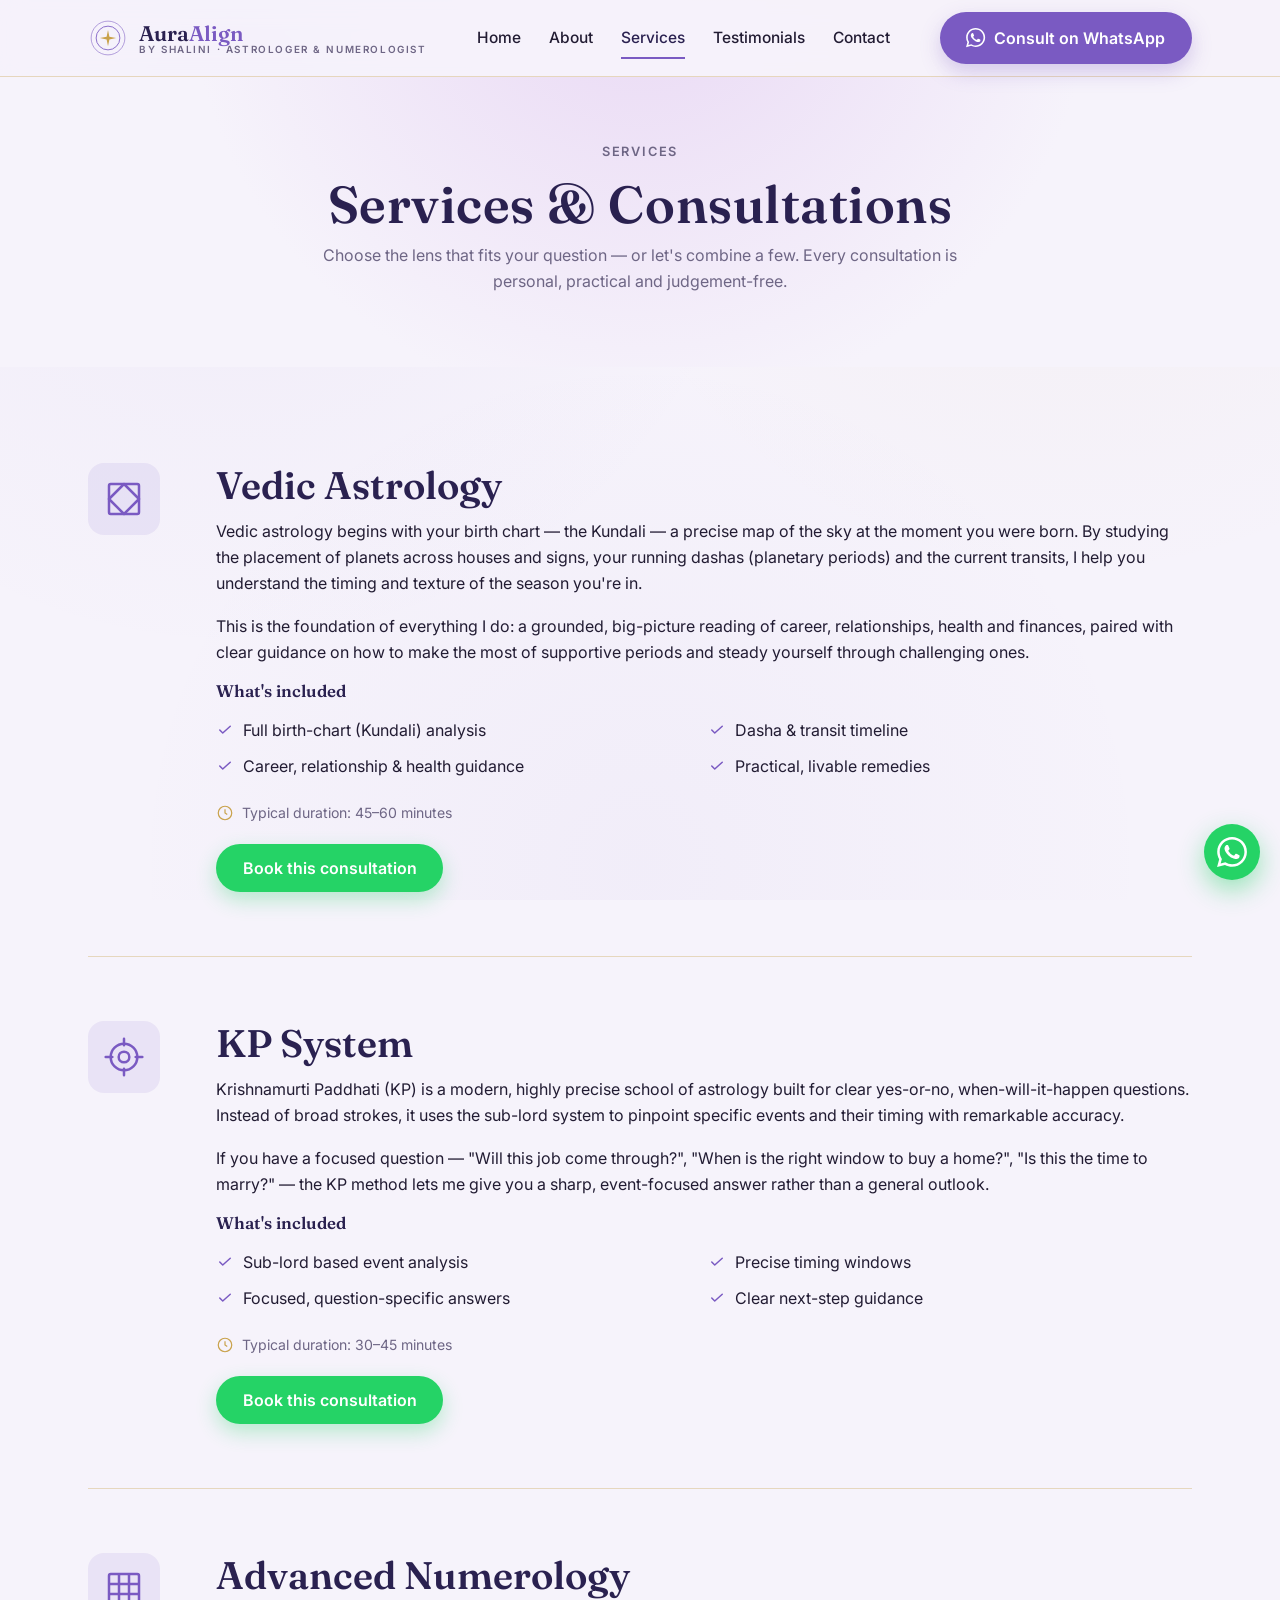
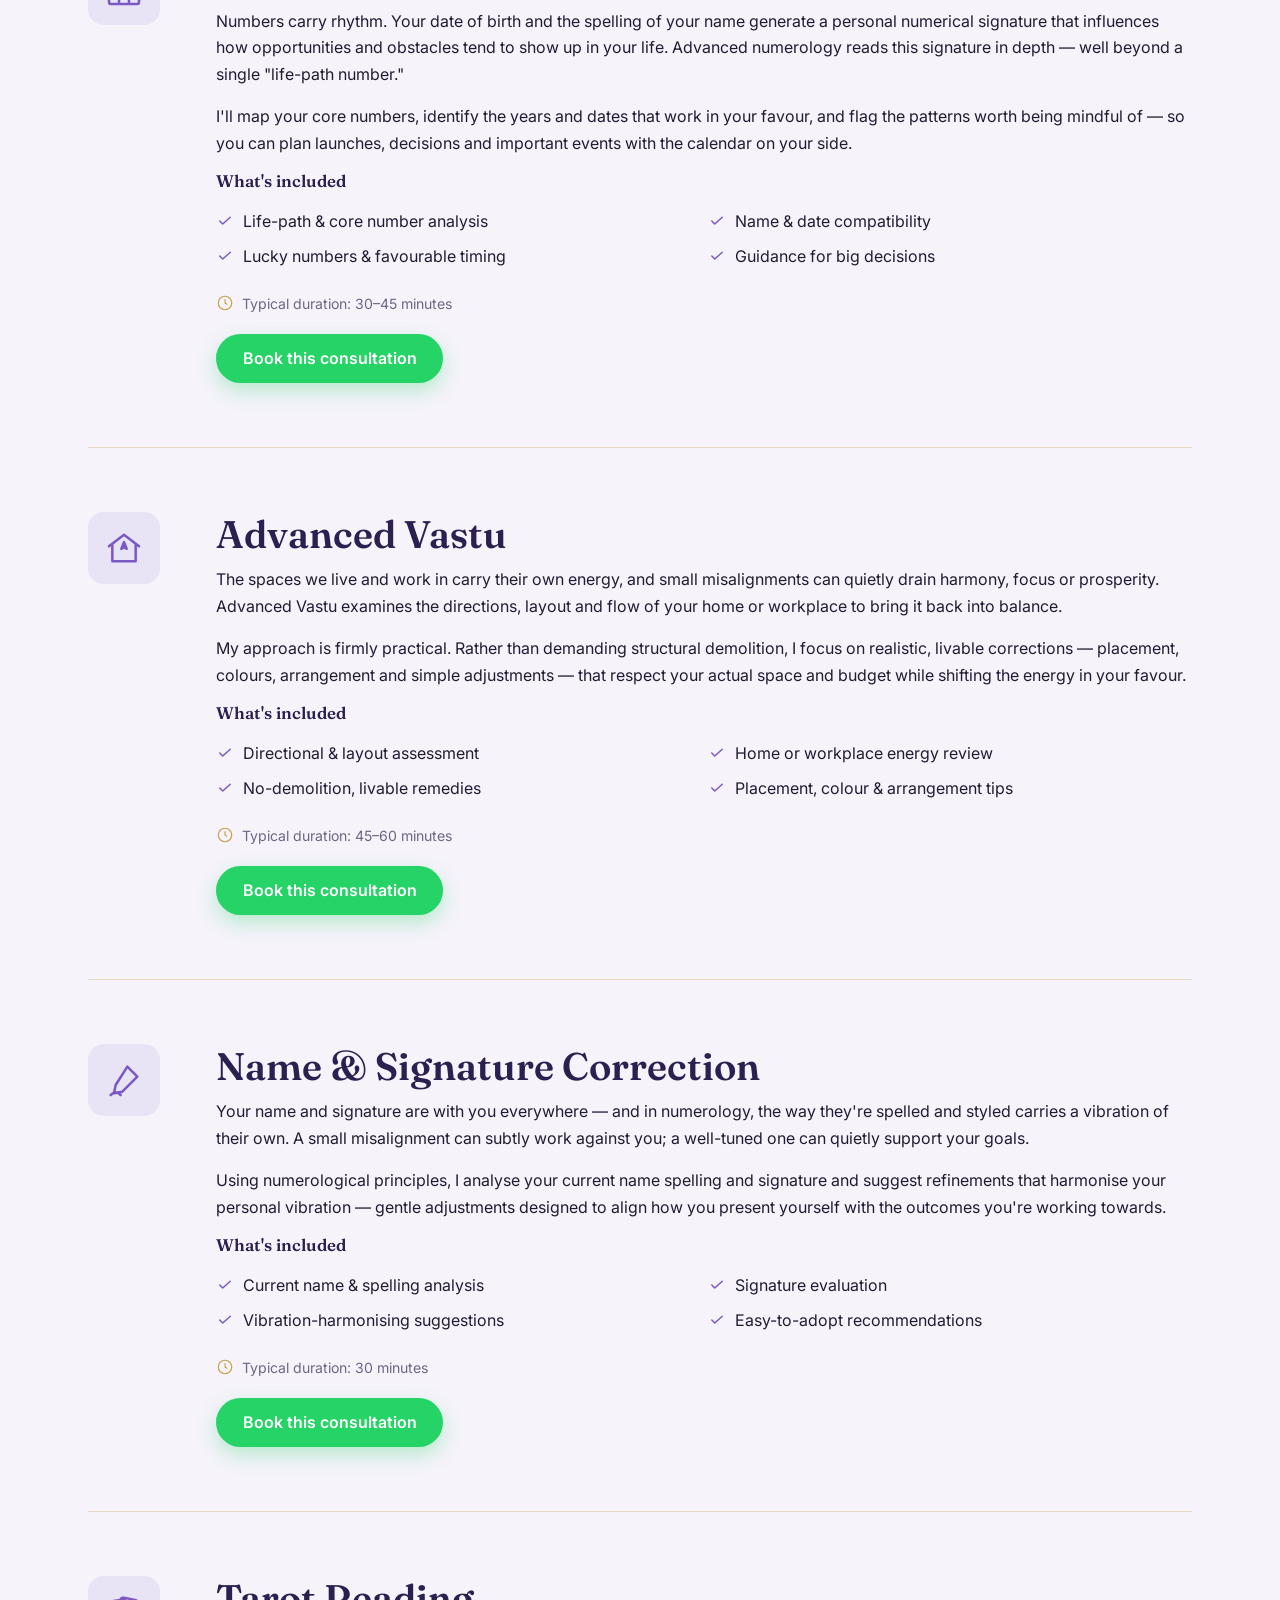
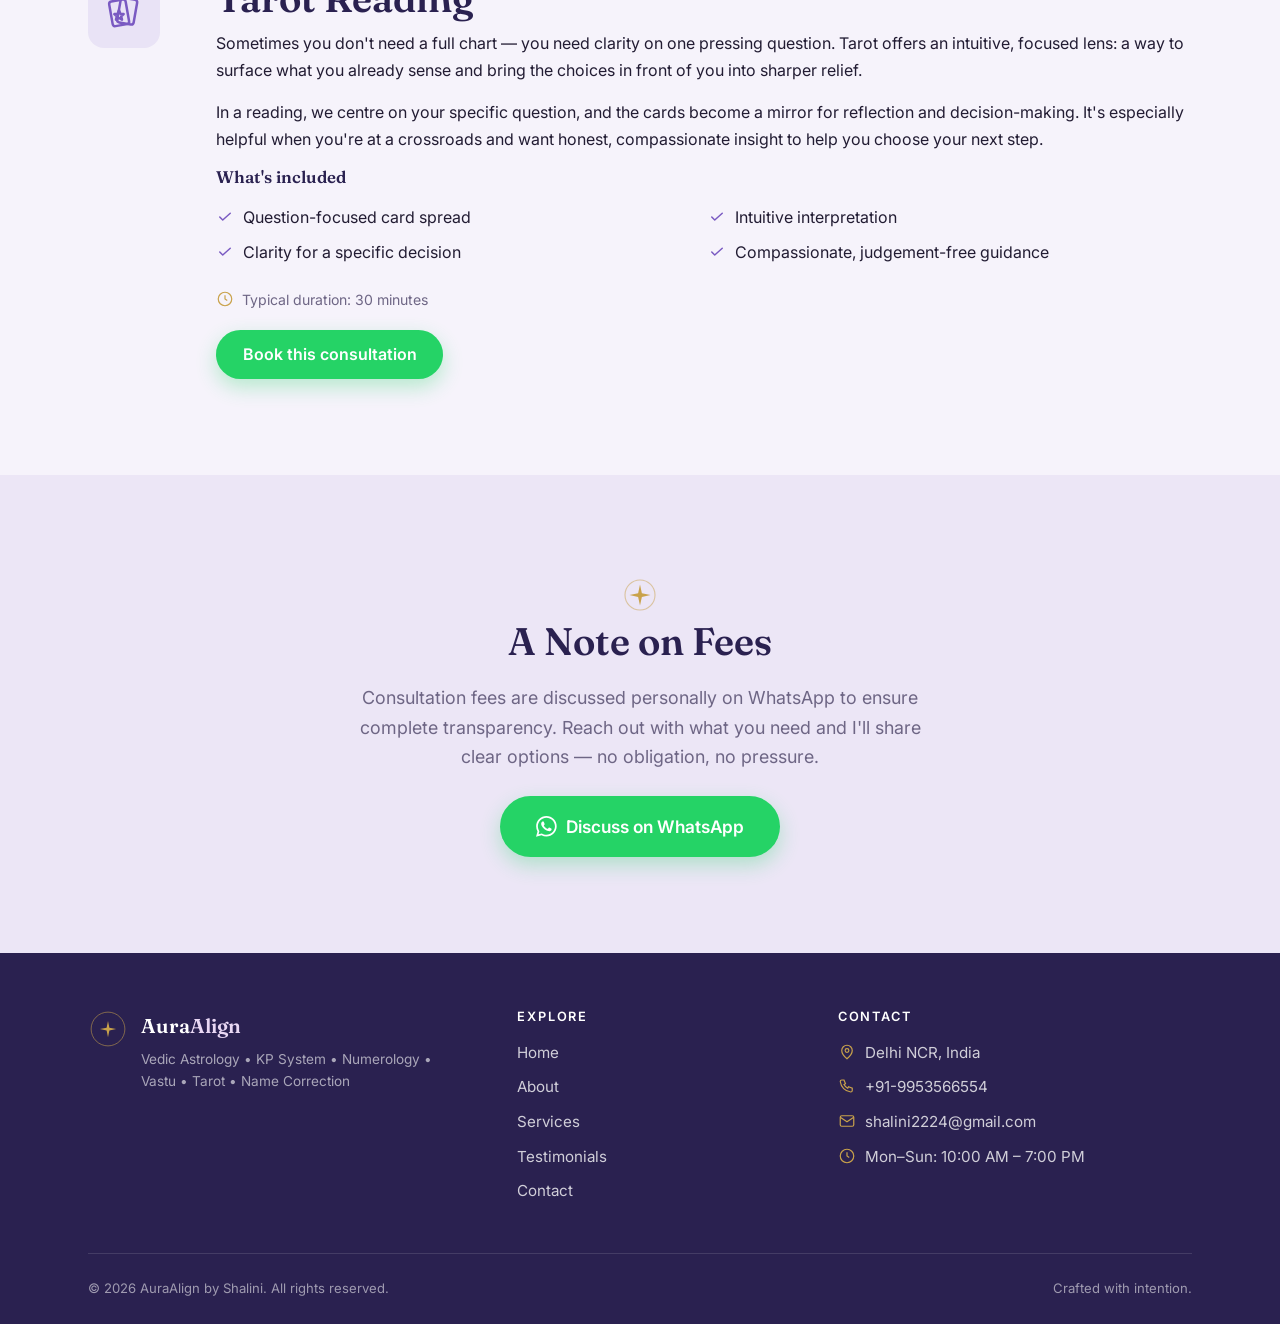
<file: services.html>
<!DOCTYPE html>
<html lang="en">
<head>
  <meta charset="UTF-8" />
  <meta name="viewport" content="width=device-width, initial-scale=1.0" />
  <title>Services & Consultations — AuraAlign by Shalini</title>
  <meta name="description" content="Vedic astrology, KP system, advanced numerology, Vastu, name & signature correction and tarot — detailed consultations by Shalini Chaudhary. Book on WhatsApp." />
  <link rel="canonical" href="services.html" />

  <meta name="geo.region" content="IN-DL" />
  <meta name="geo.placename" content="Delhi NCR" />

  <meta property="og:type" content="website" />
  <meta property="og:site_name" content="AuraAlign by Shalini" />
  <meta property="og:title" content="Services & Consultations — AuraAlign by Shalini" />
  <meta property="og:description" content="Six disciplines under one roof: astrology, numerology, Vastu and tarot — practical, personalised guidance." />
  <meta property="og:image" content="assets/img/og-image.jpg" />
  <meta property="og:url" content="services.html" />
  <meta name="twitter:card" content="summary_large_image" />
  <meta name="twitter:title" content="Services & Consultations — AuraAlign by Shalini" />
  <meta name="twitter:description" content="Six disciplines under one roof: astrology, numerology, Vastu and tarot — practical, personalised guidance." />
  <meta name="twitter:image" content="assets/img/og-image.jpg" />

  <!-- GOOGLE ANALYTICS (GA4) — owner: paste your snippet here when ready. -->

  <link rel="preconnect" href="https://fonts.googleapis.com" />
  <link rel="preconnect" href="https://fonts.gstatic.com" crossorigin />
  <link href="https://fonts.googleapis.com/css2?family=Fraunces:ital,opsz,wght@0,9..144,500;0,9..144,600;1,9..144,500&family=Inter:wght@400;500;600&family=Tiro+Devanagari+Hindi&display=swap" rel="stylesheet" />
  <link rel="stylesheet" href="assets/css/styles.css" />
  <link rel="icon" href="data:image/svg+xml,%3Csvg xmlns='http://www.w3.org/2000/svg' viewBox='0 0 64 64'%3E%3Ccircle cx='32' cy='32' r='27' fill='none' stroke='%237A5AC2' stroke-width='2'/%3E%3Cpath d='M32 19 L34.2 29.8 L45 32 L34.2 34.2 L32 45 L29.8 34.2 L19 32 L29.8 29.8 Z' fill='%23C9A24B'/%3E%3C/svg%3E" />
</head>
<body>
  <a class="skip-link" href="#main">Skip to content</a>

  <!-- ============================= HEADER ============================= -->
  <header class="site-header">
    <div class="container site-header__inner">
      <a class="brand" href="index.html" aria-label="AuraAlign by Shalini — home">
        <svg class="brand__mark" viewBox="0 0 64 64" fill="none" stroke="currentColor" stroke-width="1.6" aria-hidden="true">
          <circle cx="32" cy="32" r="27" opacity=".55"/>
          <circle cx="32" cy="32" r="19" opacity=".85"/>
          <g fill="currentColor" stroke="none">
            <path d="M32 19 L34.2 29.8 L45 32 L34.2 34.2 L32 45 L29.8 34.2 L19 32 L29.8 29.8 Z"/>
          </g>
          <path d="M32 3 A7 7 0 1 0 32 17 A5.5 5.5 0 1 1 32 3 Z" fill="currentColor" stroke="none"/>
        </svg>
        <span class="brand__text">
          <span class="brand__name">Aura<span>Align</span></span>
          <span class="brand__sub">by Shalini · Astrologer &amp; Numerologist</span>
        </span>
      </a>

      <nav class="primary-nav" data-nav aria-label="Primary">
        <a href="index.html">Home</a>
        <a href="about.html">About</a>
        <a href="services.html">Services</a>
        <a href="testimonials.html">Testimonials</a>
        <a href="contact.html">Contact</a>
      </nav>

      <a class="btn btn--primary header-cta" data-whatsapp href="#">
        <svg class="icon" viewBox="0 0 24 24" fill="currentColor" aria-hidden="true"><path d="M.057 24l1.687-6.163c-1.041-1.804-1.588-3.849-1.587-5.946.003-6.556 5.338-11.891 11.893-11.891 3.181.001 6.167 1.24 8.413 3.488 2.245 2.248 3.481 5.236 3.48 8.414-.003 6.557-5.338 11.892-11.893 11.892-1.99-.001-3.951-.5-5.688-1.448l-6.305 1.654zm6.597-3.807c1.676.995 3.276 1.591 5.392 1.592 5.448 0 9.886-4.434 9.889-9.885.002-5.462-4.415-9.89-9.881-9.892-5.452 0-9.887 4.434-9.889 9.884-.001 2.225.651 3.891 1.746 5.634l-.999 3.648 3.742-.981zm11.387-5.464c-.074-.124-.272-.198-.57-.347-.297-.149-1.758-.868-2.031-.967-.272-.099-.47-.149-.669.149-.198.297-.768.967-.941 1.165-.173.198-.347.223-.644.074-.297-.149-1.255-.462-2.39-1.475-.883-.788-1.48-1.761-1.653-2.059-.173-.297-.018-.458.13-.606.134-.133.297-.347.446-.521.151-.172.2-.296.3-.495.099-.198.05-.372-.025-.521-.075-.148-.669-1.611-.916-2.206-.242-.579-.487-.501-.669-.51l-.57-.01c-.198 0-.52.074-.792.372s-1.04 1.016-1.04 2.479 1.065 2.876 1.213 3.074c.149.198 2.095 3.2 5.076 4.487.709.306 1.263.489 1.694.626.712.226 1.36.194 1.872.118.571-.085 1.758-.719 2.006-1.413.248-.695.248-1.29.173-1.414z"/></svg>
        Consult on WhatsApp
      </a>

      <button class="nav-toggle" type="button" data-nav-toggle aria-expanded="false" aria-controls="mobile-menu" aria-label="Open menu">
        <svg viewBox="0 0 24 24" fill="none" stroke="currentColor" stroke-width="1.8" stroke-linecap="round" aria-hidden="true"><path d="M4 7h16M4 12h16M4 17h16"/></svg>
      </button>
    </div>
  </header>

  <div class="mobile-menu" id="mobile-menu" data-mobile-menu>
    <div class="container mobile-menu__top">
      <span class="brand__name">Aura<span>Align</span></span>
      <button class="mobile-menu__close" type="button" data-nav-close aria-label="Close menu">
        <svg viewBox="0 0 24 24" fill="none" stroke="currentColor" stroke-width="1.8" stroke-linecap="round" aria-hidden="true"><path d="M6 6l12 12M18 6L6 18"/></svg>
      </button>
    </div>
    <nav class="container" data-nav aria-label="Mobile">
      <a href="index.html">Home</a>
      <a href="about.html">About</a>
      <a href="services.html">Services</a>
      <a href="testimonials.html">Testimonials</a>
      <a href="contact.html">Contact</a>
      <a class="btn btn--primary" data-whatsapp href="#">Consult on WhatsApp</a>
    </nav>
  </div>

  <main id="main">
    <!-- ========================= PAGE HERO ========================= -->
    <section class="page-hero">
      <div class="container">
        <p class="eyebrow">Services</p>
        <h1>Services &amp; Consultations</h1>
        <p>Choose the lens that fits your question — or let's combine a few. Every consultation is personal, practical and judgement-free.</p>
      </div>
    </section>

    <section class="section">
      <div class="container services-stack">

        <!-- 1. VEDIC ASTROLOGY -->
        <article class="service-detail reveal" id="vedic-astrology">
          <span class="service-detail__icon"><svg viewBox="0 0 24 24" fill="none" stroke="currentColor" stroke-width="1.5" stroke-linejoin="round" aria-hidden="true"><rect x="3" y="3" width="18" height="18" rx="1"/><path d="M12 3 L21 12 L12 21 L3 12 Z"/></svg></span>
          <div>
            <h2>Vedic Astrology</h2>
            <p>Vedic astrology begins with your birth chart — the Kundali — a precise map of the sky at the moment you were born. By studying the placement of planets across houses and signs, your running dashas (planetary periods) and the current transits, I help you understand the timing and texture of the season you're in.</p>
            <p>This is the foundation of everything I do: a grounded, big-picture reading of career, relationships, health and finances, paired with clear guidance on how to make the most of supportive periods and steady yourself through challenging ones.</p>
            <h3 class="included-title">What's included</h3>
            <ul class="included">
              <li><svg viewBox="0 0 24 24" fill="none" stroke="currentColor" stroke-width="2" stroke-linecap="round" stroke-linejoin="round" aria-hidden="true"><path d="M5 12l4 4L19 7"/></svg> Full birth-chart (Kundali) analysis</li>
              <li><svg viewBox="0 0 24 24" fill="none" stroke="currentColor" stroke-width="2" stroke-linecap="round" stroke-linejoin="round" aria-hidden="true"><path d="M5 12l4 4L19 7"/></svg> Dasha &amp; transit timeline</li>
              <li><svg viewBox="0 0 24 24" fill="none" stroke="currentColor" stroke-width="2" stroke-linecap="round" stroke-linejoin="round" aria-hidden="true"><path d="M5 12l4 4L19 7"/></svg> Career, relationship &amp; health guidance</li>
              <li><svg viewBox="0 0 24 24" fill="none" stroke="currentColor" stroke-width="2" stroke-linecap="round" stroke-linejoin="round" aria-hidden="true"><path d="M5 12l4 4L19 7"/></svg> Practical, livable remedies</li>
            </ul>
            <p class="service-meta"><svg viewBox="0 0 24 24" fill="none" stroke="currentColor" stroke-width="1.6" aria-hidden="true"><circle cx="12" cy="12" r="9"/><path d="M12 7v5l3 2"/></svg> Typical duration: 45–60 minutes</p>
            <div>
              <a class="btn btn--whatsapp" data-whatsapp data-whatsapp-message="Namaste Shalini ji, I would like a Vedic Astrology consultation. Please guide me." href="#">Book this consultation</a>
            </div>
          </div>
        </article>

        <hr class="divider" />

        <!-- 2. KP SYSTEM -->
        <article class="service-detail reveal" id="kp-system">
          <span class="service-detail__icon"><svg viewBox="0 0 24 24" fill="none" stroke="currentColor" stroke-width="1.5" stroke-linecap="round" aria-hidden="true"><circle cx="12" cy="12" r="8"/><circle cx="12" cy="12" r="3.2"/><path d="M12 1v4M12 19v4M1 12h4M19 12h4"/></svg></span>
          <div>
            <h2>KP System</h2>
            <p>Krishnamurti Paddhati (KP) is a modern, highly precise school of astrology built for clear yes-or-no, when-will-it-happen questions. Instead of broad strokes, it uses the sub-lord system to pinpoint specific events and their timing with remarkable accuracy.</p>
            <p>If you have a focused question — "Will this job come through?", "When is the right window to buy a home?", "Is this the time to marry?" — the KP method lets me give you a sharp, event-focused answer rather than a general outlook.</p>
            <h3 class="included-title">What's included</h3>
            <ul class="included">
              <li><svg viewBox="0 0 24 24" fill="none" stroke="currentColor" stroke-width="2" stroke-linecap="round" stroke-linejoin="round" aria-hidden="true"><path d="M5 12l4 4L19 7"/></svg> Sub-lord based event analysis</li>
              <li><svg viewBox="0 0 24 24" fill="none" stroke="currentColor" stroke-width="2" stroke-linecap="round" stroke-linejoin="round" aria-hidden="true"><path d="M5 12l4 4L19 7"/></svg> Precise timing windows</li>
              <li><svg viewBox="0 0 24 24" fill="none" stroke="currentColor" stroke-width="2" stroke-linecap="round" stroke-linejoin="round" aria-hidden="true"><path d="M5 12l4 4L19 7"/></svg> Focused, question-specific answers</li>
              <li><svg viewBox="0 0 24 24" fill="none" stroke="currentColor" stroke-width="2" stroke-linecap="round" stroke-linejoin="round" aria-hidden="true"><path d="M5 12l4 4L19 7"/></svg> Clear next-step guidance</li>
            </ul>
            <p class="service-meta"><svg viewBox="0 0 24 24" fill="none" stroke="currentColor" stroke-width="1.6" aria-hidden="true"><circle cx="12" cy="12" r="9"/><path d="M12 7v5l3 2"/></svg> Typical duration: 30–45 minutes</p>
            <div>
              <a class="btn btn--whatsapp" data-whatsapp data-whatsapp-message="Namaste Shalini ji, I would like a KP System consultation for a specific question. Please guide me." href="#">Book this consultation</a>
            </div>
          </div>
        </article>

        <hr class="divider" />

        <!-- 3. NUMEROLOGY -->
        <article class="service-detail reveal" id="numerology">
          <span class="service-detail__icon"><svg viewBox="0 0 24 24" fill="none" stroke="currentColor" stroke-width="1.5" stroke-linejoin="round" aria-hidden="true"><rect x="3" y="3" width="18" height="18" rx="1"/><path d="M9 3v18M15 3v18M3 9h18M3 15h18"/></svg></span>
          <div>
            <h2>Advanced Numerology</h2>
            <p>Numbers carry rhythm. Your date of birth and the spelling of your name generate a personal numerical signature that influences how opportunities and obstacles tend to show up in your life. Advanced numerology reads this signature in depth — well beyond a single "life-path number."</p>
            <p>I'll map your core numbers, identify the years and dates that work in your favour, and flag the patterns worth being mindful of — so you can plan launches, decisions and important events with the calendar on your side.</p>
            <h3 class="included-title">What's included</h3>
            <ul class="included">
              <li><svg viewBox="0 0 24 24" fill="none" stroke="currentColor" stroke-width="2" stroke-linecap="round" stroke-linejoin="round" aria-hidden="true"><path d="M5 12l4 4L19 7"/></svg> Life-path &amp; core number analysis</li>
              <li><svg viewBox="0 0 24 24" fill="none" stroke="currentColor" stroke-width="2" stroke-linecap="round" stroke-linejoin="round" aria-hidden="true"><path d="M5 12l4 4L19 7"/></svg> Name &amp; date compatibility</li>
              <li><svg viewBox="0 0 24 24" fill="none" stroke="currentColor" stroke-width="2" stroke-linecap="round" stroke-linejoin="round" aria-hidden="true"><path d="M5 12l4 4L19 7"/></svg> Lucky numbers &amp; favourable timing</li>
              <li><svg viewBox="0 0 24 24" fill="none" stroke="currentColor" stroke-width="2" stroke-linecap="round" stroke-linejoin="round" aria-hidden="true"><path d="M5 12l4 4L19 7"/></svg> Guidance for big decisions</li>
            </ul>
            <p class="service-meta"><svg viewBox="0 0 24 24" fill="none" stroke="currentColor" stroke-width="1.6" aria-hidden="true"><circle cx="12" cy="12" r="9"/><path d="M12 7v5l3 2"/></svg> Typical duration: 30–45 minutes</p>
            <div>
              <a class="btn btn--whatsapp" data-whatsapp data-whatsapp-message="Namaste Shalini ji, I would like an Advanced Numerology consultation. Please guide me." href="#">Book this consultation</a>
            </div>
          </div>
        </article>

        <hr class="divider" />

        <!-- 4. VASTU -->
        <article class="service-detail reveal" id="vastu">
          <span class="service-detail__icon"><svg viewBox="0 0 24 24" fill="none" stroke="currentColor" stroke-width="1.5" stroke-linecap="round" stroke-linejoin="round" aria-hidden="true"><path d="M3 11 L12 4 L21 11"/><path d="M5 10v10h14V10"/><path d="M12 8.5l1.6 4-1.6-1-1.6 1z"/></svg></span>
          <div>
            <h2>Advanced Vastu</h2>
            <p>The spaces we live and work in carry their own energy, and small misalignments can quietly drain harmony, focus or prosperity. Advanced Vastu examines the directions, layout and flow of your home or workplace to bring it back into balance.</p>
            <p>My approach is firmly practical. Rather than demanding structural demolition, I focus on realistic, livable corrections — placement, colours, arrangement and simple adjustments — that respect your actual space and budget while shifting the energy in your favour.</p>
            <h3 class="included-title">What's included</h3>
            <ul class="included">
              <li><svg viewBox="0 0 24 24" fill="none" stroke="currentColor" stroke-width="2" stroke-linecap="round" stroke-linejoin="round" aria-hidden="true"><path d="M5 12l4 4L19 7"/></svg> Directional &amp; layout assessment</li>
              <li><svg viewBox="0 0 24 24" fill="none" stroke="currentColor" stroke-width="2" stroke-linecap="round" stroke-linejoin="round" aria-hidden="true"><path d="M5 12l4 4L19 7"/></svg> Home or workplace energy review</li>
              <li><svg viewBox="0 0 24 24" fill="none" stroke="currentColor" stroke-width="2" stroke-linecap="round" stroke-linejoin="round" aria-hidden="true"><path d="M5 12l4 4L19 7"/></svg> No-demolition, livable remedies</li>
              <li><svg viewBox="0 0 24 24" fill="none" stroke="currentColor" stroke-width="2" stroke-linecap="round" stroke-linejoin="round" aria-hidden="true"><path d="M5 12l4 4L19 7"/></svg> Placement, colour &amp; arrangement tips</li>
            </ul>
            <p class="service-meta"><svg viewBox="0 0 24 24" fill="none" stroke="currentColor" stroke-width="1.6" aria-hidden="true"><circle cx="12" cy="12" r="9"/><path d="M12 7v5l3 2"/></svg> Typical duration: 45–60 minutes</p>
            <div>
              <a class="btn btn--whatsapp" data-whatsapp data-whatsapp-message="Namaste Shalini ji, I would like an Advanced Vastu consultation for my home/workplace. Please guide me." href="#">Book this consultation</a>
            </div>
          </div>
        </article>

        <hr class="divider" />

        <!-- 5. NAME & SIGNATURE CORRECTION -->
        <article class="service-detail reveal" id="name-signature-correction">
          <span class="service-detail__icon"><svg viewBox="0 0 24 24" fill="none" stroke="currentColor" stroke-width="1.5" stroke-linecap="round" stroke-linejoin="round" aria-hidden="true"><path d="M14 4l6 6-9 9-5 1 1-5z"/><path d="M4 21q3-3 6 0"/></svg></span>
          <div>
            <h2>Name &amp; Signature Correction</h2>
            <p>Your name and signature are with you everywhere — and in numerology, the way they're spelled and styled carries a vibration of their own. A small misalignment can subtly work against you; a well-tuned one can quietly support your goals.</p>
            <p>Using numerological principles, I analyse your current name spelling and signature and suggest refinements that harmonise your personal vibration — gentle adjustments designed to align how you present yourself with the outcomes you're working towards.</p>
            <h3 class="included-title">What's included</h3>
            <ul class="included">
              <li><svg viewBox="0 0 24 24" fill="none" stroke="currentColor" stroke-width="2" stroke-linecap="round" stroke-linejoin="round" aria-hidden="true"><path d="M5 12l4 4L19 7"/></svg> Current name &amp; spelling analysis</li>
              <li><svg viewBox="0 0 24 24" fill="none" stroke="currentColor" stroke-width="2" stroke-linecap="round" stroke-linejoin="round" aria-hidden="true"><path d="M5 12l4 4L19 7"/></svg> Signature evaluation</li>
              <li><svg viewBox="0 0 24 24" fill="none" stroke="currentColor" stroke-width="2" stroke-linecap="round" stroke-linejoin="round" aria-hidden="true"><path d="M5 12l4 4L19 7"/></svg> Vibration-harmonising suggestions</li>
              <li><svg viewBox="0 0 24 24" fill="none" stroke="currentColor" stroke-width="2" stroke-linecap="round" stroke-linejoin="round" aria-hidden="true"><path d="M5 12l4 4L19 7"/></svg> Easy-to-adopt recommendations</li>
            </ul>
            <p class="service-meta"><svg viewBox="0 0 24 24" fill="none" stroke="currentColor" stroke-width="1.6" aria-hidden="true"><circle cx="12" cy="12" r="9"/><path d="M12 7v5l3 2"/></svg> Typical duration: 30 minutes</p>
            <div>
              <a class="btn btn--whatsapp" data-whatsapp data-whatsapp-message="Namaste Shalini ji, I would like a Name & Signature Correction consultation. Please guide me." href="#">Book this consultation</a>
            </div>
          </div>
        </article>

        <hr class="divider" />

        <!-- 6. TAROT READING -->
        <article class="service-detail reveal" id="tarot-reading">
          <span class="service-detail__icon"><svg viewBox="0 0 24 24" fill="none" stroke="currentColor" stroke-width="1.5" stroke-linejoin="round" aria-hidden="true"><rect x="9" y="4" width="10" height="15" rx="1.5" transform="rotate(10 14 11)"/><rect x="4" y="5" width="10" height="15" rx="1.5" transform="rotate(-10 9 12)"/><path d="M9 11l.8 2 2 .2-1.5 1.4.5 2-1.8-1-1.8 1 .5-2-1.5-1.4 2-.2z"/></svg></span>
          <div>
            <h2>Tarot Reading</h2>
            <p>Sometimes you don't need a full chart — you need clarity on one pressing question. Tarot offers an intuitive, focused lens: a way to surface what you already sense and bring the choices in front of you into sharper relief.</p>
            <p>In a reading, we centre on your specific question, and the cards become a mirror for reflection and decision-making. It's especially helpful when you're at a crossroads and want honest, compassionate insight to help you choose your next step.</p>
            <h3 class="included-title">What's included</h3>
            <ul class="included">
              <li><svg viewBox="0 0 24 24" fill="none" stroke="currentColor" stroke-width="2" stroke-linecap="round" stroke-linejoin="round" aria-hidden="true"><path d="M5 12l4 4L19 7"/></svg> Question-focused card spread</li>
              <li><svg viewBox="0 0 24 24" fill="none" stroke="currentColor" stroke-width="2" stroke-linecap="round" stroke-linejoin="round" aria-hidden="true"><path d="M5 12l4 4L19 7"/></svg> Intuitive interpretation</li>
              <li><svg viewBox="0 0 24 24" fill="none" stroke="currentColor" stroke-width="2" stroke-linecap="round" stroke-linejoin="round" aria-hidden="true"><path d="M5 12l4 4L19 7"/></svg> Clarity for a specific decision</li>
              <li><svg viewBox="0 0 24 24" fill="none" stroke="currentColor" stroke-width="2" stroke-linecap="round" stroke-linejoin="round" aria-hidden="true"><path d="M5 12l4 4L19 7"/></svg> Compassionate, judgement-free guidance</li>
            </ul>
            <p class="service-meta"><svg viewBox="0 0 24 24" fill="none" stroke="currentColor" stroke-width="1.6" aria-hidden="true"><circle cx="12" cy="12" r="9"/><path d="M12 7v5l3 2"/></svg> Typical duration: 30 minutes</p>
            <div>
              <a class="btn btn--whatsapp" data-whatsapp data-whatsapp-message="Namaste Shalini ji, I would like a Tarot Reading. Please guide me." href="#">Book this consultation</a>
            </div>
          </div>
        </article>
      </div>
    </section>

    <!-- ====================== PRICING NOTE ====================== -->
    <section class="section section--tint">
      <div class="container text-center reveal measure-md">
        <svg class="ornament ornament--center" width="48" height="48" viewBox="0 0 64 64" fill="none" stroke="currentColor" stroke-width="1.5" aria-hidden="true"><circle cx="32" cy="32" r="20" opacity=".5"/><path d="M32 18 L34.5 29.5 L46 32 L34.5 34.5 L32 46 L29.5 34.5 L18 32 L29.5 29.5 Z" fill="currentColor" stroke="none"/></svg>
        <h2>A Note on Fees</h2>
        <p class="lead">Consultation fees are discussed personally on WhatsApp to ensure complete transparency. Reach out with what you need and I'll share clear options — no obligation, no pressure.</p>
        <div class="flex-cta flex-cta--center mt-2">
          <a class="btn btn--whatsapp btn--lg" data-whatsapp href="#">
            <svg class="icon" viewBox="0 0 24 24" fill="currentColor" aria-hidden="true"><path d="M.057 24l1.687-6.163c-1.041-1.804-1.588-3.849-1.587-5.946.003-6.556 5.338-11.891 11.893-11.891 3.181.001 6.167 1.24 8.413 3.488 2.245 2.248 3.481 5.236 3.48 8.414-.003 6.557-5.338 11.892-11.893 11.892-1.99-.001-3.951-.5-5.688-1.448l-6.305 1.654zm6.597-3.807c1.676.995 3.276 1.591 5.392 1.592 5.448 0 9.886-4.434 9.889-9.885.002-5.462-4.415-9.89-9.881-9.892-5.452 0-9.887 4.434-9.889 9.884-.001 2.225.651 3.891 1.746 5.634l-.999 3.648 3.742-.981zm11.387-5.464c-.074-.124-.272-.198-.57-.347-.297-.149-1.758-.868-2.031-.967-.272-.099-.47-.149-.669.149-.198.297-.768.967-.941 1.165-.173.198-.347.223-.644.074-.297-.149-1.255-.462-2.39-1.475-.883-.788-1.48-1.761-1.653-2.059-.173-.297-.018-.458.13-.606.134-.133.297-.347.446-.521.151-.172.2-.296.3-.495.099-.198.05-.372-.025-.521-.075-.148-.669-1.611-.916-2.206-.242-.579-.487-.501-.669-.51l-.57-.01c-.198 0-.52.074-.792.372s-1.04 1.016-1.04 2.479 1.065 2.876 1.213 3.074c.149.198 2.095 3.2 5.076 4.487.709.306 1.263.489 1.694.626.712.226 1.36.194 1.872.118.571-.085 1.758-.719 2.006-1.413.248-.695.248-1.29.173-1.414z"/></svg>
            Discuss on WhatsApp
          </a>
        </div>
      </div>
    </section>
  </main>

  <!-- ============================= FOOTER ============================= -->
  <footer class="site-footer">
    <div class="container">
      <div class="footer-grid">
        <div>
          <div class="footer-brand">
            <svg class="brand__mark" viewBox="0 0 64 64" fill="none" stroke="currentColor" stroke-width="1.6" aria-hidden="true">
              <circle cx="32" cy="32" r="27" opacity=".55"/>
              <path d="M32 19 L34.2 29.8 L45 32 L34.2 34.2 L32 45 L29.8 34.2 L19 32 L29.8 29.8 Z" fill="currentColor" stroke="none"/>
              <path d="M32 3 A7 7 0 1 0 32 17 A5.5 5.5 0 1 1 32 3 Z" fill="currentColor" stroke="none"/>
            </svg>
            <div>
              <span class="brand__name">Aura<span>Align</span></span>
              <p class="footer-tagline" data-config="tagline">Vedic Astrology • KP System • Numerology • Vastu • Tarot • Name Correction</p>
            </div>
          </div>
          <div class="footer-social">
            <a data-config-show="instagramUrl" data-config-href="instagram" href="#" aria-label="Instagram" target="_blank" rel="noopener noreferrer"><svg viewBox="0 0 24 24" fill="none" stroke="currentColor" stroke-width="1.6" aria-hidden="true"><rect x="3" y="3" width="18" height="18" rx="5"/><circle cx="12" cy="12" r="4"/><circle cx="17.5" cy="6.5" r="1" fill="currentColor" stroke="none"/></svg></a>
            <a data-config-show="facebookUrl" data-config-href="facebook" href="#" aria-label="Facebook" target="_blank" rel="noopener noreferrer"><svg viewBox="0 0 24 24" fill="currentColor" aria-hidden="true"><path d="M14 9h3l.5-3H14V4.5c0-.9.3-1.5 1.6-1.5H17V.3C16.7.2 15.7 0 14.5 0 12 0 10.5 1.5 10.5 4.2V6H8v3h2.5v12H14z"/></svg></a>
            <a data-config-show="googleBusinessUrl" data-config-href="google" href="#" aria-label="Google reviews" target="_blank" rel="noopener noreferrer"><svg viewBox="0 0 24 24" fill="currentColor" aria-hidden="true"><path d="M12 11v2.8h4c-.2 1-1.4 3-4 3a4.3 4.3 0 0 1 0-8.6c1.2 0 2.1.5 2.6 1l2-1.9A7.3 7.3 0 0 0 12 4.5a7.5 7.5 0 1 0 0 15c4.3 0 7.2-3 7.2-7.3 0-.5 0-.9-.1-1.2z"/></svg></a>
          </div>
        </div>

        <div class="footer-col">
          <h4>Explore</h4>
          <ul>
            <li><a href="index.html">Home</a></li>
            <li><a href="about.html">About</a></li>
            <li><a href="services.html">Services</a></li>
            <li><a href="testimonials.html">Testimonials</a></li>
            <li><a href="contact.html">Contact</a></li>
          </ul>
        </div>

        <div class="footer-col">
          <h4>Contact</h4>
          <ul class="footer-contact">
            <li><svg viewBox="0 0 24 24" fill="none" stroke="currentColor" stroke-width="1.6" aria-hidden="true"><path d="M12 21s-7-5.7-7-11a7 7 0 1 1 14 0c0 5.3-7 11-7 11z"/><circle cx="12" cy="10" r="2.5"/></svg><span data-config="address">Delhi NCR, India</span></li>
            <li><svg viewBox="0 0 24 24" fill="none" stroke="currentColor" stroke-width="1.6" aria-hidden="true"><path d="M5 4h3l2 5-2 1c1 2 3 4 5 5l1-2 5 2v3c0 1-1 2-2 2A16 16 0 0 1 3 6c0-1 1-2 2-2z"/></svg><a data-config-href="phone" href="tel:+919953566554"><span data-config="phone">+91-9953566554</span></a></li>
            <li><svg viewBox="0 0 24 24" fill="none" stroke="currentColor" stroke-width="1.6" aria-hidden="true"><rect x="3" y="5" width="18" height="14" rx="2"/><path d="M3 7l9 6 9-6"/></svg><a data-config-href="email" href="mailto:shalini2224@gmail.com"><span data-config="email">shalini2224@gmail.com</span></a></li>
            <li><svg viewBox="0 0 24 24" fill="none" stroke="currentColor" stroke-width="1.6" aria-hidden="true"><circle cx="12" cy="12" r="9"/><path d="M12 7v5l3 2"/></svg><span data-config="hours">Mon–Sun: 10:00 AM – 7:00 PM</span></li>
          </ul>
        </div>
      </div>

      <div class="footer-bottom">
        <span>© 2026 AuraAlign by Shalini. All rights reserved.</span>
        <span>Crafted with intention.</span>
      </div>
    </div>
  </footer>

  <a class="fab-whatsapp" data-whatsapp href="#" aria-label="Chat on WhatsApp">
    <svg viewBox="0 0 24 24" fill="currentColor" aria-hidden="true"><path d="M.057 24l1.687-6.163c-1.041-1.804-1.588-3.849-1.587-5.946.003-6.556 5.338-11.891 11.893-11.891 3.181.001 6.167 1.24 8.413 3.488 2.245 2.248 3.481 5.236 3.48 8.414-.003 6.557-5.338 11.892-11.893 11.892-1.99-.001-3.951-.5-5.688-1.448l-6.305 1.654zm6.597-3.807c1.676.995 3.276 1.591 5.392 1.592 5.448 0 9.886-4.434 9.889-9.885.002-5.462-4.415-9.89-9.881-9.892-5.452 0-9.887 4.434-9.889 9.884-.001 2.225.651 3.891 1.746 5.634l-.999 3.648 3.742-.981zm11.387-5.464c-.074-.124-.272-.198-.57-.347-.297-.149-1.758-.868-2.031-.967-.272-.099-.47-.149-.669.149-.198.297-.768.967-.941 1.165-.173.198-.347.223-.644.074-.297-.149-1.255-.462-2.39-1.475-.883-.788-1.48-1.761-1.653-2.059-.173-.297-.018-.458.13-.606.134-.133.297-.347.446-.521.151-.172.2-.296.3-.495.099-.198.05-.372-.025-.521-.075-.148-.669-1.611-.916-2.206-.242-.579-.487-.501-.669-.51l-.57-.01c-.198 0-.52.074-.792.372s-1.04 1.016-1.04 2.479 1.065 2.876 1.213 3.074c.149.198 2.095 3.2 5.076 4.487.709.306 1.263.489 1.694.626.712.226 1.36.194 1.872.118.571-.085 1.758-.719 2.006-1.413.248-.695.248-1.29.173-1.414z"/></svg>
  </a>

  <script src="assets/config.js"></script>
  <script src="assets/js/main.js"></script>
</body>
</html>
</file>
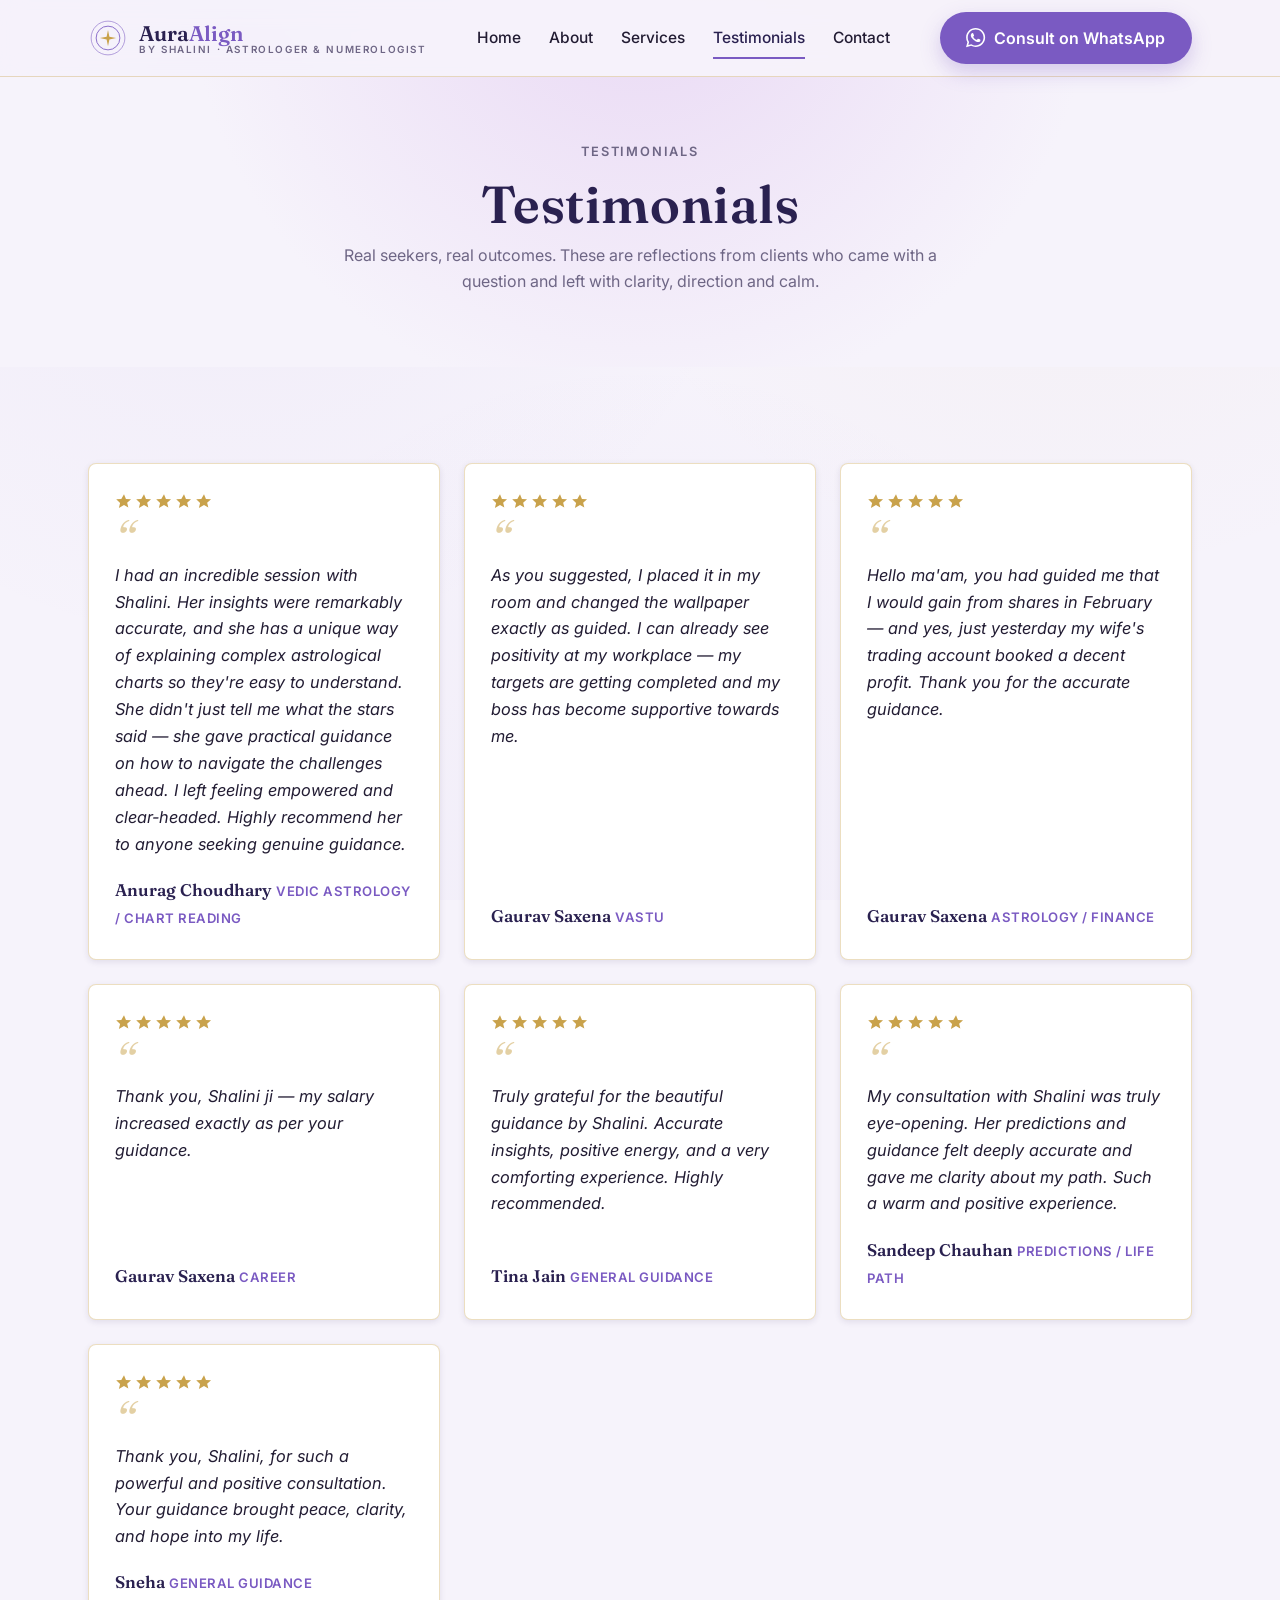
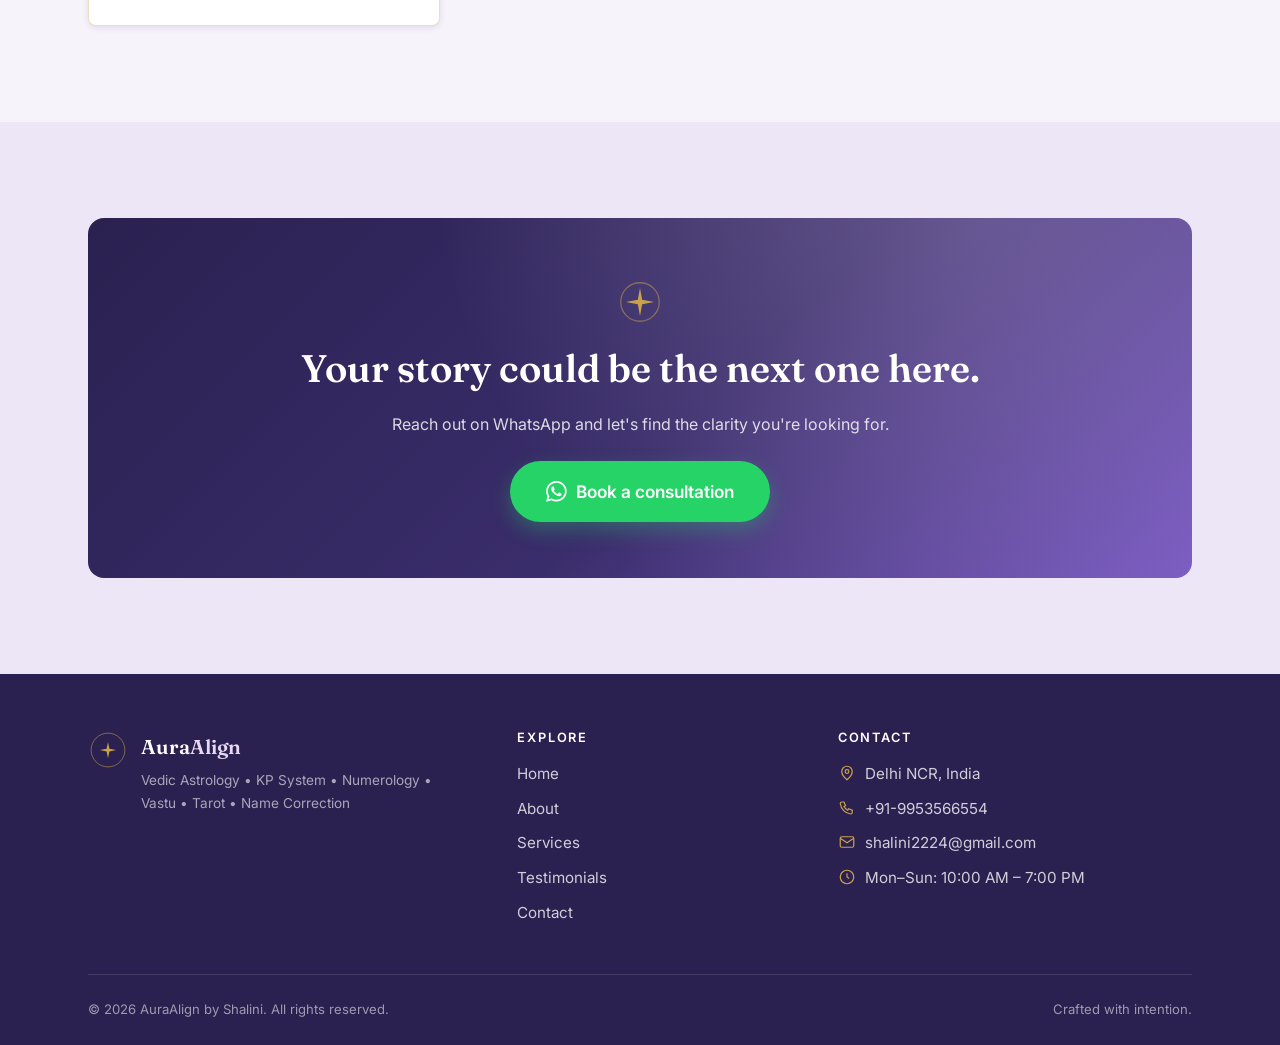
<file: testimonials.html>
<!DOCTYPE html>
<html lang="en">
<head>
  <meta charset="UTF-8" />
  <meta name="viewport" content="width=device-width, initial-scale=1.0" />
  <title>Testimonials — AuraAlign by Shalini</title>
  <meta name="description" content="Real client reviews of consultations with Shalini Chaudhary — accurate insights, practical guidance and a warm, confidential experience across astrology, Vastu and more." />
  <link rel="canonical" href="testimonials.html" />

  <meta name="geo.region" content="IN-DL" />
  <meta name="geo.placename" content="Delhi NCR" />

  <meta property="og:type" content="website" />
  <meta property="og:site_name" content="AuraAlign by Shalini" />
  <meta property="og:title" content="Testimonials — AuraAlign by Shalini" />
  <meta property="og:description" content="Real seekers, real outcomes — reflections from clients of Shalini Chaudhary." />
  <meta property="og:image" content="assets/img/og-image.jpg" />
  <meta property="og:url" content="testimonials.html" />
  <meta name="twitter:card" content="summary_large_image" />
  <meta name="twitter:title" content="Testimonials — AuraAlign by Shalini" />
  <meta name="twitter:description" content="Real seekers, real outcomes — reflections from clients of Shalini Chaudhary." />
  <meta name="twitter:image" content="assets/img/og-image.jpg" />

  <!-- GOOGLE ANALYTICS (GA4) — owner: paste your snippet here when ready. -->

  <link rel="preconnect" href="https://fonts.googleapis.com" />
  <link rel="preconnect" href="https://fonts.gstatic.com" crossorigin />
  <link href="https://fonts.googleapis.com/css2?family=Fraunces:ital,opsz,wght@0,9..144,500;0,9..144,600;1,9..144,500&family=Inter:wght@400;500;600&family=Tiro+Devanagari+Hindi&display=swap" rel="stylesheet" />
  <link rel="stylesheet" href="assets/css/styles.css" />
  <link rel="icon" href="data:image/svg+xml,%3Csvg xmlns='http://www.w3.org/2000/svg' viewBox='0 0 64 64'%3E%3Ccircle cx='32' cy='32' r='27' fill='none' stroke='%237A5AC2' stroke-width='2'/%3E%3Cpath d='M32 19 L34.2 29.8 L45 32 L34.2 34.2 L32 45 L29.8 34.2 L19 32 L29.8 29.8 Z' fill='%23C9A24B'/%3E%3C/svg%3E" />
</head>
<body>
  <a class="skip-link" href="#main">Skip to content</a>

  <!-- ============================= HEADER ============================= -->
  <header class="site-header">
    <div class="container site-header__inner">
      <a class="brand" href="index.html" aria-label="AuraAlign by Shalini — home">
        <svg class="brand__mark" viewBox="0 0 64 64" fill="none" stroke="currentColor" stroke-width="1.6" aria-hidden="true">
          <circle cx="32" cy="32" r="27" opacity=".55"/>
          <circle cx="32" cy="32" r="19" opacity=".85"/>
          <g fill="currentColor" stroke="none">
            <path d="M32 19 L34.2 29.8 L45 32 L34.2 34.2 L32 45 L29.8 34.2 L19 32 L29.8 29.8 Z"/>
          </g>
          <path d="M32 3 A7 7 0 1 0 32 17 A5.5 5.5 0 1 1 32 3 Z" fill="currentColor" stroke="none"/>
        </svg>
        <span class="brand__text">
          <span class="brand__name">Aura<span>Align</span></span>
          <span class="brand__sub">by Shalini · Astrologer &amp; Numerologist</span>
        </span>
      </a>

      <nav class="primary-nav" data-nav aria-label="Primary">
        <a href="index.html">Home</a>
        <a href="about.html">About</a>
        <a href="services.html">Services</a>
        <a href="testimonials.html">Testimonials</a>
        <a href="contact.html">Contact</a>
      </nav>

      <a class="btn btn--primary header-cta" data-whatsapp href="#">
        <svg class="icon" viewBox="0 0 24 24" fill="currentColor" aria-hidden="true"><path d="M.057 24l1.687-6.163c-1.041-1.804-1.588-3.849-1.587-5.946.003-6.556 5.338-11.891 11.893-11.891 3.181.001 6.167 1.24 8.413 3.488 2.245 2.248 3.481 5.236 3.48 8.414-.003 6.557-5.338 11.892-11.893 11.892-1.99-.001-3.951-.5-5.688-1.448l-6.305 1.654zm6.597-3.807c1.676.995 3.276 1.591 5.392 1.592 5.448 0 9.886-4.434 9.889-9.885.002-5.462-4.415-9.89-9.881-9.892-5.452 0-9.887 4.434-9.889 9.884-.001 2.225.651 3.891 1.746 5.634l-.999 3.648 3.742-.981zm11.387-5.464c-.074-.124-.272-.198-.57-.347-.297-.149-1.758-.868-2.031-.967-.272-.099-.47-.149-.669.149-.198.297-.768.967-.941 1.165-.173.198-.347.223-.644.074-.297-.149-1.255-.462-2.39-1.475-.883-.788-1.48-1.761-1.653-2.059-.173-.297-.018-.458.13-.606.134-.133.297-.347.446-.521.151-.172.2-.296.3-.495.099-.198.05-.372-.025-.521-.075-.148-.669-1.611-.916-2.206-.242-.579-.487-.501-.669-.51l-.57-.01c-.198 0-.52.074-.792.372s-1.04 1.016-1.04 2.479 1.065 2.876 1.213 3.074c.149.198 2.095 3.2 5.076 4.487.709.306 1.263.489 1.694.626.712.226 1.36.194 1.872.118.571-.085 1.758-.719 2.006-1.413.248-.695.248-1.29.173-1.414z"/></svg>
        Consult on WhatsApp
      </a>

      <button class="nav-toggle" type="button" data-nav-toggle aria-expanded="false" aria-controls="mobile-menu" aria-label="Open menu">
        <svg viewBox="0 0 24 24" fill="none" stroke="currentColor" stroke-width="1.8" stroke-linecap="round" aria-hidden="true"><path d="M4 7h16M4 12h16M4 17h16"/></svg>
      </button>
    </div>
  </header>

  <div class="mobile-menu" id="mobile-menu" data-mobile-menu>
    <div class="container mobile-menu__top">
      <span class="brand__name">Aura<span>Align</span></span>
      <button class="mobile-menu__close" type="button" data-nav-close aria-label="Close menu">
        <svg viewBox="0 0 24 24" fill="none" stroke="currentColor" stroke-width="1.8" stroke-linecap="round" aria-hidden="true"><path d="M6 6l12 12M18 6L6 18"/></svg>
      </button>
    </div>
    <nav class="container" data-nav aria-label="Mobile">
      <a href="index.html">Home</a>
      <a href="about.html">About</a>
      <a href="services.html">Services</a>
      <a href="testimonials.html">Testimonials</a>
      <a href="contact.html">Contact</a>
      <a class="btn btn--primary" data-whatsapp href="#">Consult on WhatsApp</a>
    </nav>
  </div>

  <main id="main">
    <!-- ========================= PAGE HERO ========================= -->
    <section class="page-hero">
      <div class="container">
        <p class="eyebrow">Testimonials</p>
        <h1>Testimonials</h1>
        <p>Real seekers, real outcomes. These are reflections from clients who came with a question and left with clarity, direction and calm.</p>
      </div>
    </section>

    <section class="section">
      <div class="container">
        <!-- Real client testimonials provided by the owner, lightly edited for clarity. Keep names as-is. Owner may add cities and more reviews later. -->
        <div class="grid grid--3">

          <figure class="testimonial reveal">
            <div class="stars" aria-label="5 out of 5 stars">
              <svg viewBox="0 0 24 24" fill="currentColor" aria-hidden="true"><path d="M12 3l2.6 6.3 6.8.5-5.2 4.4 1.6 6.6L12 17.3 5.2 21.3l1.6-6.6L1.6 9.8l6.8-.5z"/></svg>
              <svg viewBox="0 0 24 24" fill="currentColor" aria-hidden="true"><path d="M12 3l2.6 6.3 6.8.5-5.2 4.4 1.6 6.6L12 17.3 5.2 21.3l1.6-6.6L1.6 9.8l6.8-.5z"/></svg>
              <svg viewBox="0 0 24 24" fill="currentColor" aria-hidden="true"><path d="M12 3l2.6 6.3 6.8.5-5.2 4.4 1.6 6.6L12 17.3 5.2 21.3l1.6-6.6L1.6 9.8l6.8-.5z"/></svg>
              <svg viewBox="0 0 24 24" fill="currentColor" aria-hidden="true"><path d="M12 3l2.6 6.3 6.8.5-5.2 4.4 1.6 6.6L12 17.3 5.2 21.3l1.6-6.6L1.6 9.8l6.8-.5z"/></svg>
              <svg viewBox="0 0 24 24" fill="currentColor" aria-hidden="true"><path d="M12 3l2.6 6.3 6.8.5-5.2 4.4 1.6 6.6L12 17.3 5.2 21.3l1.6-6.6L1.6 9.8l6.8-.5z"/></svg>
            </div>
            <blockquote class="testimonial__quote">I had an incredible session with Shalini. Her insights were remarkably accurate, and she has a unique way of explaining complex astrological charts so they're easy to understand. She didn't just tell me what the stars said — she gave practical guidance on how to navigate the challenges ahead. I left feeling empowered and clear-headed. Highly recommend her to anyone seeking genuine guidance.</blockquote>
            <figcaption class="testimonial__meta">
              <span class="testimonial__name">Anurag Choudhary</span>
              <span class="testimonial__role">Vedic Astrology / Chart Reading</span>
            </figcaption>
          </figure>

          <figure class="testimonial reveal">
            <div class="stars" aria-label="5 out of 5 stars">
              <svg viewBox="0 0 24 24" fill="currentColor" aria-hidden="true"><path d="M12 3l2.6 6.3 6.8.5-5.2 4.4 1.6 6.6L12 17.3 5.2 21.3l1.6-6.6L1.6 9.8l6.8-.5z"/></svg>
              <svg viewBox="0 0 24 24" fill="currentColor" aria-hidden="true"><path d="M12 3l2.6 6.3 6.8.5-5.2 4.4 1.6 6.6L12 17.3 5.2 21.3l1.6-6.6L1.6 9.8l6.8-.5z"/></svg>
              <svg viewBox="0 0 24 24" fill="currentColor" aria-hidden="true"><path d="M12 3l2.6 6.3 6.8.5-5.2 4.4 1.6 6.6L12 17.3 5.2 21.3l1.6-6.6L1.6 9.8l6.8-.5z"/></svg>
              <svg viewBox="0 0 24 24" fill="currentColor" aria-hidden="true"><path d="M12 3l2.6 6.3 6.8.5-5.2 4.4 1.6 6.6L12 17.3 5.2 21.3l1.6-6.6L1.6 9.8l6.8-.5z"/></svg>
              <svg viewBox="0 0 24 24" fill="currentColor" aria-hidden="true"><path d="M12 3l2.6 6.3 6.8.5-5.2 4.4 1.6 6.6L12 17.3 5.2 21.3l1.6-6.6L1.6 9.8l6.8-.5z"/></svg>
            </div>
            <blockquote class="testimonial__quote">As you suggested, I placed it in my room and changed the wallpaper exactly as guided. I can already see positivity at my workplace — my targets are getting completed and my boss has become supportive towards me.</blockquote>
            <figcaption class="testimonial__meta">
              <span class="testimonial__name">Gaurav Saxena</span>
              <span class="testimonial__role">Vastu</span>
            </figcaption>
          </figure>

          <figure class="testimonial reveal">
            <div class="stars" aria-label="5 out of 5 stars">
              <svg viewBox="0 0 24 24" fill="currentColor" aria-hidden="true"><path d="M12 3l2.6 6.3 6.8.5-5.2 4.4 1.6 6.6L12 17.3 5.2 21.3l1.6-6.6L1.6 9.8l6.8-.5z"/></svg>
              <svg viewBox="0 0 24 24" fill="currentColor" aria-hidden="true"><path d="M12 3l2.6 6.3 6.8.5-5.2 4.4 1.6 6.6L12 17.3 5.2 21.3l1.6-6.6L1.6 9.8l6.8-.5z"/></svg>
              <svg viewBox="0 0 24 24" fill="currentColor" aria-hidden="true"><path d="M12 3l2.6 6.3 6.8.5-5.2 4.4 1.6 6.6L12 17.3 5.2 21.3l1.6-6.6L1.6 9.8l6.8-.5z"/></svg>
              <svg viewBox="0 0 24 24" fill="currentColor" aria-hidden="true"><path d="M12 3l2.6 6.3 6.8.5-5.2 4.4 1.6 6.6L12 17.3 5.2 21.3l1.6-6.6L1.6 9.8l6.8-.5z"/></svg>
              <svg viewBox="0 0 24 24" fill="currentColor" aria-hidden="true"><path d="M12 3l2.6 6.3 6.8.5-5.2 4.4 1.6 6.6L12 17.3 5.2 21.3l1.6-6.6L1.6 9.8l6.8-.5z"/></svg>
            </div>
            <blockquote class="testimonial__quote">Hello ma'am, you had guided me that I would gain from shares in February — and yes, just yesterday my wife's trading account booked a decent profit. Thank you for the accurate guidance.</blockquote>
            <figcaption class="testimonial__meta">
              <span class="testimonial__name">Gaurav Saxena</span>
              <span class="testimonial__role">Astrology / Finance</span>
            </figcaption>
          </figure>

          <figure class="testimonial reveal">
            <div class="stars" aria-label="5 out of 5 stars">
              <svg viewBox="0 0 24 24" fill="currentColor" aria-hidden="true"><path d="M12 3l2.6 6.3 6.8.5-5.2 4.4 1.6 6.6L12 17.3 5.2 21.3l1.6-6.6L1.6 9.8l6.8-.5z"/></svg>
              <svg viewBox="0 0 24 24" fill="currentColor" aria-hidden="true"><path d="M12 3l2.6 6.3 6.8.5-5.2 4.4 1.6 6.6L12 17.3 5.2 21.3l1.6-6.6L1.6 9.8l6.8-.5z"/></svg>
              <svg viewBox="0 0 24 24" fill="currentColor" aria-hidden="true"><path d="M12 3l2.6 6.3 6.8.5-5.2 4.4 1.6 6.6L12 17.3 5.2 21.3l1.6-6.6L1.6 9.8l6.8-.5z"/></svg>
              <svg viewBox="0 0 24 24" fill="currentColor" aria-hidden="true"><path d="M12 3l2.6 6.3 6.8.5-5.2 4.4 1.6 6.6L12 17.3 5.2 21.3l1.6-6.6L1.6 9.8l6.8-.5z"/></svg>
              <svg viewBox="0 0 24 24" fill="currentColor" aria-hidden="true"><path d="M12 3l2.6 6.3 6.8.5-5.2 4.4 1.6 6.6L12 17.3 5.2 21.3l1.6-6.6L1.6 9.8l6.8-.5z"/></svg>
            </div>
            <blockquote class="testimonial__quote">Thank you, Shalini ji — my salary increased exactly as per your guidance.</blockquote>
            <figcaption class="testimonial__meta">
              <span class="testimonial__name">Gaurav Saxena</span>
              <span class="testimonial__role">Career</span>
            </figcaption>
          </figure>

          <figure class="testimonial reveal">
            <div class="stars" aria-label="5 out of 5 stars">
              <svg viewBox="0 0 24 24" fill="currentColor" aria-hidden="true"><path d="M12 3l2.6 6.3 6.8.5-5.2 4.4 1.6 6.6L12 17.3 5.2 21.3l1.6-6.6L1.6 9.8l6.8-.5z"/></svg>
              <svg viewBox="0 0 24 24" fill="currentColor" aria-hidden="true"><path d="M12 3l2.6 6.3 6.8.5-5.2 4.4 1.6 6.6L12 17.3 5.2 21.3l1.6-6.6L1.6 9.8l6.8-.5z"/></svg>
              <svg viewBox="0 0 24 24" fill="currentColor" aria-hidden="true"><path d="M12 3l2.6 6.3 6.8.5-5.2 4.4 1.6 6.6L12 17.3 5.2 21.3l1.6-6.6L1.6 9.8l6.8-.5z"/></svg>
              <svg viewBox="0 0 24 24" fill="currentColor" aria-hidden="true"><path d="M12 3l2.6 6.3 6.8.5-5.2 4.4 1.6 6.6L12 17.3 5.2 21.3l1.6-6.6L1.6 9.8l6.8-.5z"/></svg>
              <svg viewBox="0 0 24 24" fill="currentColor" aria-hidden="true"><path d="M12 3l2.6 6.3 6.8.5-5.2 4.4 1.6 6.6L12 17.3 5.2 21.3l1.6-6.6L1.6 9.8l6.8-.5z"/></svg>
            </div>
            <blockquote class="testimonial__quote">Truly grateful for the beautiful guidance by Shalini. Accurate insights, positive energy, and a very comforting experience. Highly recommended.</blockquote>
            <figcaption class="testimonial__meta">
              <span class="testimonial__name">Tina Jain</span>
              <span class="testimonial__role">General Guidance</span>
            </figcaption>
          </figure>

          <figure class="testimonial reveal">
            <div class="stars" aria-label="5 out of 5 stars">
              <svg viewBox="0 0 24 24" fill="currentColor" aria-hidden="true"><path d="M12 3l2.6 6.3 6.8.5-5.2 4.4 1.6 6.6L12 17.3 5.2 21.3l1.6-6.6L1.6 9.8l6.8-.5z"/></svg>
              <svg viewBox="0 0 24 24" fill="currentColor" aria-hidden="true"><path d="M12 3l2.6 6.3 6.8.5-5.2 4.4 1.6 6.6L12 17.3 5.2 21.3l1.6-6.6L1.6 9.8l6.8-.5z"/></svg>
              <svg viewBox="0 0 24 24" fill="currentColor" aria-hidden="true"><path d="M12 3l2.6 6.3 6.8.5-5.2 4.4 1.6 6.6L12 17.3 5.2 21.3l1.6-6.6L1.6 9.8l6.8-.5z"/></svg>
              <svg viewBox="0 0 24 24" fill="currentColor" aria-hidden="true"><path d="M12 3l2.6 6.3 6.8.5-5.2 4.4 1.6 6.6L12 17.3 5.2 21.3l1.6-6.6L1.6 9.8l6.8-.5z"/></svg>
              <svg viewBox="0 0 24 24" fill="currentColor" aria-hidden="true"><path d="M12 3l2.6 6.3 6.8.5-5.2 4.4 1.6 6.6L12 17.3 5.2 21.3l1.6-6.6L1.6 9.8l6.8-.5z"/></svg>
            </div>
            <blockquote class="testimonial__quote">My consultation with Shalini was truly eye-opening. Her predictions and guidance felt deeply accurate and gave me clarity about my path. Such a warm and positive experience.</blockquote>
            <figcaption class="testimonial__meta">
              <span class="testimonial__name">Sandeep Chauhan</span>
              <span class="testimonial__role">Predictions / Life Path</span>
            </figcaption>
          </figure>

          <figure class="testimonial reveal">
            <div class="stars" aria-label="5 out of 5 stars">
              <svg viewBox="0 0 24 24" fill="currentColor" aria-hidden="true"><path d="M12 3l2.6 6.3 6.8.5-5.2 4.4 1.6 6.6L12 17.3 5.2 21.3l1.6-6.6L1.6 9.8l6.8-.5z"/></svg>
              <svg viewBox="0 0 24 24" fill="currentColor" aria-hidden="true"><path d="M12 3l2.6 6.3 6.8.5-5.2 4.4 1.6 6.6L12 17.3 5.2 21.3l1.6-6.6L1.6 9.8l6.8-.5z"/></svg>
              <svg viewBox="0 0 24 24" fill="currentColor" aria-hidden="true"><path d="M12 3l2.6 6.3 6.8.5-5.2 4.4 1.6 6.6L12 17.3 5.2 21.3l1.6-6.6L1.6 9.8l6.8-.5z"/></svg>
              <svg viewBox="0 0 24 24" fill="currentColor" aria-hidden="true"><path d="M12 3l2.6 6.3 6.8.5-5.2 4.4 1.6 6.6L12 17.3 5.2 21.3l1.6-6.6L1.6 9.8l6.8-.5z"/></svg>
              <svg viewBox="0 0 24 24" fill="currentColor" aria-hidden="true"><path d="M12 3l2.6 6.3 6.8.5-5.2 4.4 1.6 6.6L12 17.3 5.2 21.3l1.6-6.6L1.6 9.8l6.8-.5z"/></svg>
            </div>
            <blockquote class="testimonial__quote">Thank you, Shalini, for such a powerful and positive consultation. Your guidance brought peace, clarity, and hope into my life.</blockquote>
            <figcaption class="testimonial__meta">
              <span class="testimonial__name">Sneha</span>
              <span class="testimonial__role">General Guidance</span>
            </figcaption>
          </figure>

        </div>

        <!-- "See more / leave a review" — the whole block is removed when no Google Business / reviews URL is set in config -->
        <p class="text-center mt-3" data-config-show="googleBusinessUrl">
          <a class="btn btn--ghost" data-config-href="google" href="#" target="_blank" rel="noopener noreferrer">See more reviews &amp; leave yours</a>
        </p>
      </div>
    </section>

    <!-- ========================= FINAL CTA ========================= -->
    <section class="section section--tint">
      <div class="container">
        <div class="cta-band reveal">
          <svg class="ornament ornament--center" width="56" height="56" viewBox="0 0 64 64" fill="none" stroke="currentColor" stroke-width="1.5" aria-hidden="true"><circle cx="32" cy="32" r="22" opacity=".5"/><path d="M32 16 L34.5 29.5 L48 32 L34.5 34.5 L32 48 L29.5 34.5 L16 32 L29.5 29.5 Z" fill="currentColor" stroke="none"/></svg>
          <h2>Your story could be the next one here.</h2>
          <p>Reach out on WhatsApp and let's find the clarity you're looking for.</p>
          <div class="flex-cta flex-cta--center mt-2">
            <a class="btn btn--whatsapp btn--lg" data-whatsapp href="#">
              <svg class="icon" viewBox="0 0 24 24" fill="currentColor" aria-hidden="true"><path d="M.057 24l1.687-6.163c-1.041-1.804-1.588-3.849-1.587-5.946.003-6.556 5.338-11.891 11.893-11.891 3.181.001 6.167 1.24 8.413 3.488 2.245 2.248 3.481 5.236 3.48 8.414-.003 6.557-5.338 11.892-11.893 11.892-1.99-.001-3.951-.5-5.688-1.448l-6.305 1.654zm6.597-3.807c1.676.995 3.276 1.591 5.392 1.592 5.448 0 9.886-4.434 9.889-9.885.002-5.462-4.415-9.89-9.881-9.892-5.452 0-9.887 4.434-9.889 9.884-.001 2.225.651 3.891 1.746 5.634l-.999 3.648 3.742-.981zm11.387-5.464c-.074-.124-.272-.198-.57-.347-.297-.149-1.758-.868-2.031-.967-.272-.099-.47-.149-.669.149-.198.297-.768.967-.941 1.165-.173.198-.347.223-.644.074-.297-.149-1.255-.462-2.39-1.475-.883-.788-1.48-1.761-1.653-2.059-.173-.297-.018-.458.13-.606.134-.133.297-.347.446-.521.151-.172.2-.296.3-.495.099-.198.05-.372-.025-.521-.075-.148-.669-1.611-.916-2.206-.242-.579-.487-.501-.669-.51l-.57-.01c-.198 0-.52.074-.792.372s-1.04 1.016-1.04 2.479 1.065 2.876 1.213 3.074c.149.198 2.095 3.2 5.076 4.487.709.306 1.263.489 1.694.626.712.226 1.36.194 1.872.118.571-.085 1.758-.719 2.006-1.413.248-.695.248-1.29.173-1.414z"/></svg>
              Book a consultation
            </a>
          </div>
        </div>
      </div>
    </section>
  </main>

  <!-- ============================= FOOTER ============================= -->
  <footer class="site-footer">
    <div class="container">
      <div class="footer-grid">
        <div>
          <div class="footer-brand">
            <svg class="brand__mark" viewBox="0 0 64 64" fill="none" stroke="currentColor" stroke-width="1.6" aria-hidden="true">
              <circle cx="32" cy="32" r="27" opacity=".55"/>
              <path d="M32 19 L34.2 29.8 L45 32 L34.2 34.2 L32 45 L29.8 34.2 L19 32 L29.8 29.8 Z" fill="currentColor" stroke="none"/>
              <path d="M32 3 A7 7 0 1 0 32 17 A5.5 5.5 0 1 1 32 3 Z" fill="currentColor" stroke="none"/>
            </svg>
            <div>
              <span class="brand__name">Aura<span>Align</span></span>
              <p class="footer-tagline" data-config="tagline">Vedic Astrology • KP System • Numerology • Vastu • Tarot • Name Correction</p>
            </div>
          </div>
          <div class="footer-social">
            <a data-config-show="instagramUrl" data-config-href="instagram" href="#" aria-label="Instagram" target="_blank" rel="noopener noreferrer"><svg viewBox="0 0 24 24" fill="none" stroke="currentColor" stroke-width="1.6" aria-hidden="true"><rect x="3" y="3" width="18" height="18" rx="5"/><circle cx="12" cy="12" r="4"/><circle cx="17.5" cy="6.5" r="1" fill="currentColor" stroke="none"/></svg></a>
            <a data-config-show="facebookUrl" data-config-href="facebook" href="#" aria-label="Facebook" target="_blank" rel="noopener noreferrer"><svg viewBox="0 0 24 24" fill="currentColor" aria-hidden="true"><path d="M14 9h3l.5-3H14V4.5c0-.9.3-1.5 1.6-1.5H17V.3C16.7.2 15.7 0 14.5 0 12 0 10.5 1.5 10.5 4.2V6H8v3h2.5v12H14z"/></svg></a>
            <a data-config-show="googleBusinessUrl" data-config-href="google" href="#" aria-label="Google reviews" target="_blank" rel="noopener noreferrer"><svg viewBox="0 0 24 24" fill="currentColor" aria-hidden="true"><path d="M12 11v2.8h4c-.2 1-1.4 3-4 3a4.3 4.3 0 0 1 0-8.6c1.2 0 2.1.5 2.6 1l2-1.9A7.3 7.3 0 0 0 12 4.5a7.5 7.5 0 1 0 0 15c4.3 0 7.2-3 7.2-7.3 0-.5 0-.9-.1-1.2z"/></svg></a>
          </div>
        </div>

        <div class="footer-col">
          <h4>Explore</h4>
          <ul>
            <li><a href="index.html">Home</a></li>
            <li><a href="about.html">About</a></li>
            <li><a href="services.html">Services</a></li>
            <li><a href="testimonials.html">Testimonials</a></li>
            <li><a href="contact.html">Contact</a></li>
          </ul>
        </div>

        <div class="footer-col">
          <h4>Contact</h4>
          <ul class="footer-contact">
            <li><svg viewBox="0 0 24 24" fill="none" stroke="currentColor" stroke-width="1.6" aria-hidden="true"><path d="M12 21s-7-5.7-7-11a7 7 0 1 1 14 0c0 5.3-7 11-7 11z"/><circle cx="12" cy="10" r="2.5"/></svg><span data-config="address">Delhi NCR, India</span></li>
            <li><svg viewBox="0 0 24 24" fill="none" stroke="currentColor" stroke-width="1.6" aria-hidden="true"><path d="M5 4h3l2 5-2 1c1 2 3 4 5 5l1-2 5 2v3c0 1-1 2-2 2A16 16 0 0 1 3 6c0-1 1-2 2-2z"/></svg><a data-config-href="phone" href="tel:+919953566554"><span data-config="phone">+91-9953566554</span></a></li>
            <li><svg viewBox="0 0 24 24" fill="none" stroke="currentColor" stroke-width="1.6" aria-hidden="true"><rect x="3" y="5" width="18" height="14" rx="2"/><path d="M3 7l9 6 9-6"/></svg><a data-config-href="email" href="mailto:shalini2224@gmail.com"><span data-config="email">shalini2224@gmail.com</span></a></li>
            <li><svg viewBox="0 0 24 24" fill="none" stroke="currentColor" stroke-width="1.6" aria-hidden="true"><circle cx="12" cy="12" r="9"/><path d="M12 7v5l3 2"/></svg><span data-config="hours">Mon–Sun: 10:00 AM – 7:00 PM</span></li>
          </ul>
        </div>
      </div>

      <div class="footer-bottom">
        <span>© 2026 AuraAlign by Shalini. All rights reserved.</span>
        <span>Crafted with intention.</span>
      </div>
    </div>
  </footer>

  <a class="fab-whatsapp" data-whatsapp href="#" aria-label="Chat on WhatsApp">
    <svg viewBox="0 0 24 24" fill="currentColor" aria-hidden="true"><path d="M.057 24l1.687-6.163c-1.041-1.804-1.588-3.849-1.587-5.946.003-6.556 5.338-11.891 11.893-11.891 3.181.001 6.167 1.24 8.413 3.488 2.245 2.248 3.481 5.236 3.48 8.414-.003 6.557-5.338 11.892-11.893 11.892-1.99-.001-3.951-.5-5.688-1.448l-6.305 1.654zm6.597-3.807c1.676.995 3.276 1.591 5.392 1.592 5.448 0 9.886-4.434 9.889-9.885.002-5.462-4.415-9.89-9.881-9.892-5.452 0-9.887 4.434-9.889 9.884-.001 2.225.651 3.891 1.746 5.634l-.999 3.648 3.742-.981zm11.387-5.464c-.074-.124-.272-.198-.57-.347-.297-.149-1.758-.868-2.031-.967-.272-.099-.47-.149-.669.149-.198.297-.768.967-.941 1.165-.173.198-.347.223-.644.074-.297-.149-1.255-.462-2.39-1.475-.883-.788-1.48-1.761-1.653-2.059-.173-.297-.018-.458.13-.606.134-.133.297-.347.446-.521.151-.172.2-.296.3-.495.099-.198.05-.372-.025-.521-.075-.148-.669-1.611-.916-2.206-.242-.579-.487-.501-.669-.51l-.57-.01c-.198 0-.52.074-.792.372s-1.04 1.016-1.04 2.479 1.065 2.876 1.213 3.074c.149.198 2.095 3.2 5.076 4.487.709.306 1.263.489 1.694.626.712.226 1.36.194 1.872.118.571-.085 1.758-.719 2.006-1.413.248-.695.248-1.29.173-1.414z"/></svg>
  </a>

  <script src="assets/config.js"></script>
  <script src="assets/js/main.js"></script>
</body>
</html>
</file>
<file: assets/css/styles.css>
/* ==========================================================================
   AuraAlign by Shalini — styles.css
   "Celestial Aura" theme. Single stylesheet, no frameworks.
   Mobile-first. Author: front-end build.
   ========================================================================== */

/* -------------------------------------------------------------------------
   1. Design tokens
   ------------------------------------------------------------------------- */
:root {
  /* Celestial Aura palette */
  --amethyst: #7A5AC2;       /* primary accent — buttons, links, highlights */
  --amethyst-dark: #62459f;  /* hover state for accent */
  --deep-indigo: #2A2150;    /* headings, brand */
  --mist: #F6F3FB;           /* page background — soft lavender off-white */
  --mist-darker: #ECE6F6;    /* alternating section tint */
  --ivory: #FFFFFF;          /* cards */
  --ink: #221C33;            /* body text */
  --muted: #6E6685;          /* secondary text */
  --gold-line: #C9A24B;      /* hairline dividers, decorative only */
  --gold-soft: rgba(201, 162, 75, 0.35);
  --aura-glow: #E9D8F4;      /* very soft aura tint, hero backdrop only */
  --shadow: rgba(42, 33, 80, 0.10);
  --shadow-strong: rgba(42, 33, 80, 0.16);
  --whatsapp: #25D366;

  /* Type */
  --font-head: "Fraunces", Georgia, "Times New Roman", serif;
  --font-body: "Inter", -apple-system, BlinkMacSystemFont, "Segoe UI", Roboto, sans-serif;
  --font-deva: "Tiro Devanagari Hindi", "Noto Sans Devanagari", "Mangal", sans-serif;

  /* Layout */
  --maxw: 1200px;
  --pad-x: 24px;
  --radius: 8px;
  --radius-lg: 16px;
  --section-y: 64px;

  /* Motion */
  --ease: cubic-bezier(0.22, 0.61, 0.36, 1);
}

@media (min-width: 768px) {
  :root { --pad-x: 48px; --section-y: 96px; }
}

/* -------------------------------------------------------------------------
   2. Reset & base
   ------------------------------------------------------------------------- */
*, *::before, *::after { box-sizing: border-box; }

html { -webkit-text-size-adjust: 100%; scroll-behavior: smooth; }

@media (prefers-reduced-motion: reduce) {
  html { scroll-behavior: auto; }
  *, *::before, *::after {
    animation-duration: 0.001ms !important;
    animation-iteration-count: 1 !important;
    transition-duration: 0.001ms !important;
  }
}

body {
  margin: 0;
  font-family: var(--font-body);
  font-size: 16px;
  line-height: 1.65;
  color: var(--ink);
  background-color: var(--mist);
  /* Soft lavender-mist paper texture — pure CSS, no image file */
  background-image:
    radial-gradient(circle at 18% 12%, rgba(122, 90, 194, 0.05), transparent 42%),
    radial-gradient(circle at 84% 8%, rgba(201, 162, 75, 0.05), transparent 38%),
    radial-gradient(circle at 50% 96%, rgba(122, 90, 194, 0.04), transparent 48%);
  background-attachment: fixed;
  -webkit-font-smoothing: antialiased;
  text-rendering: optimizeLegibility;
  overflow-x: hidden;
}

img, svg { max-width: 100%; height: auto; display: block; }

a { color: var(--amethyst); text-decoration: none; transition: color 0.2s var(--ease); }
a:hover { color: var(--amethyst-dark); }

h1, h2, h3, h4 {
  font-family: var(--font-head);
  font-weight: 600;
  color: var(--deep-indigo);
  line-height: 1.18;
  margin: 0 0 0.5em;
  overflow-wrap: break-word;
  word-wrap: break-word;
}

h1 { font-size: clamp(2rem, 5vw, 3.25rem); letter-spacing: 0.01em; }
h2 { font-size: clamp(1.6rem, 3.4vw, 2.4rem); }
h3 { font-size: clamp(1.2rem, 2vw, 1.45rem); }

p { margin: 0 0 1em; }
ul { margin: 0 0 1em; padding-left: 1.25em; }
figure, blockquote { margin: 0; }

/* -------------------------------------------------------------------------
   3. Accessibility helpers
   ------------------------------------------------------------------------- */
.visually-hidden {
  position: absolute !important;
  width: 1px; height: 1px;
  padding: 0; margin: -1px;
  overflow: hidden; clip: rect(0, 0, 0, 0);
  white-space: nowrap; border: 0;
}

.skip-link {
  position: absolute;
  left: 8px; top: -48px;
  z-index: 1100;
  background: var(--deep-indigo);
  color: #fff;
  padding: 10px 18px;
  border-radius: var(--radius);
  transition: top 0.2s var(--ease);
}
.skip-link:focus { top: 8px; color: #fff; }

:focus-visible {
  outline: 2px solid var(--amethyst);
  outline-offset: 2px;
  border-radius: 3px;
}

/* -------------------------------------------------------------------------
   4. Layout primitives
   ------------------------------------------------------------------------- */
.container {
  width: 100%;
  max-width: var(--maxw);
  margin-inline: auto;
  padding-inline: var(--pad-x);
}

.section { padding-block: var(--section-y); }
.section--tint { background: var(--mist-darker); }

.eyebrow {
  font-family: var(--font-body);
  font-size: 0.8rem;
  font-weight: 600;
  letter-spacing: 0.14em;
  text-transform: uppercase;
  color: var(--amethyst);
  margin: 0 0 0.75rem;
}
.eyebrow .deva { font-family: var(--font-deva); letter-spacing: 0.02em; text-transform: none; }

.section-head { max-width: 640px; margin: 0 auto 2.5rem; text-align: center; }
.section-head p { color: var(--muted); margin-bottom: 0; }

.lead { font-size: 1.12rem; color: var(--muted); }

/* -------------------------------------------------------------------------
   5. Buttons
   ------------------------------------------------------------------------- */
.btn {
  display: inline-flex;
  align-items: center;
  gap: 0.55em;
  font-family: var(--font-body);
  font-weight: 600;
  font-size: 1rem;
  line-height: 1;
  padding: 0.95em 1.6em;
  border-radius: 999px;
  border: 1.5px solid transparent;
  cursor: pointer;
  transition: transform 0.18s var(--ease), background-color 0.2s var(--ease),
              color 0.2s var(--ease), box-shadow 0.2s var(--ease);
  text-align: center;
}
.btn:hover { transform: translateY(-2px); }
.btn:active { transform: translateY(0); }

.btn--primary {
  background: var(--amethyst);
  color: #fff;
  box-shadow: 0 8px 20px rgba(122, 90, 194, 0.28);
}
.btn--primary:hover { background: var(--amethyst-dark); color: #fff; }

.btn--ghost {
  background: transparent;
  color: var(--deep-indigo);
  border-color: var(--gold-line);
}
.btn--ghost:hover { background: rgba(201, 162, 75, 0.10); color: var(--deep-indigo); }

.btn--whatsapp { background: var(--whatsapp); color: #fff; box-shadow: 0 8px 20px rgba(37, 211, 102, 0.3); }
.btn--whatsapp:hover { background: #1ebe5a; color: #fff; }

.btn--lg { font-size: 1.08rem; padding: 1.1em 2em; }
.btn .icon { width: 1.2em; height: 1.2em; flex: none; }

/* -------------------------------------------------------------------------
   6. Header & navigation
   ------------------------------------------------------------------------- */
.site-header {
  position: sticky;
  top: 0;
  z-index: 1000;
  background: rgba(246, 243, 251, 0.86);
  -webkit-backdrop-filter: saturate(160%) blur(12px);
  backdrop-filter: saturate(160%) blur(12px);
  border-bottom: 1px solid var(--gold-soft);
}

.site-header__inner {
  display: flex;
  align-items: center;
  justify-content: space-between;
  gap: 1rem;
  min-height: 76px;
}

.brand { display: flex; align-items: center; gap: 0.7rem; min-width: 0; }
.brand:hover { color: inherit; }
.brand__mark { width: 40px; height: 40px; flex: none; }
.brand__text { display: flex; flex-direction: column; line-height: 1.05; min-width: 0; }
.brand__name {
  font-family: var(--font-head);
  font-weight: 600;
  font-size: 1.32rem;
  color: var(--deep-indigo);
}
.brand__name span { color: var(--amethyst); }
.brand__sub {
  font-size: 0.62rem;
  letter-spacing: 0.16em;
  text-transform: uppercase;
  color: var(--muted);
  font-weight: 600;
  white-space: nowrap;
  overflow: hidden;
  text-overflow: ellipsis;
}
/* The long sub-line would crowd the header on small phones — hide it there. */
@media (max-width: 479px) {
  .brand__sub { display: none; }
}

.primary-nav { display: none; }
@media (min-width: 940px) {
  .primary-nav { display: flex; align-items: center; gap: 1.75rem; }
}
.primary-nav a {
  color: var(--ink);
  font-weight: 500;
  font-size: 0.97rem;
  position: relative;
  padding-block: 0.4rem;
}
.primary-nav a::after {
  content: "";
  position: absolute;
  left: 0; right: 0; bottom: -2px;
  height: 2px;
  background: var(--amethyst);
  transform: scaleX(0);
  transform-origin: left;
  transition: transform 0.22s var(--ease);
}
.primary-nav a:hover::after,
.primary-nav a[aria-current="page"]::after { transform: scaleX(1); }
.primary-nav a[aria-current="page"] { color: var(--deep-indigo); }

.header-cta { display: none; }
@media (min-width: 940px) { .header-cta { display: inline-flex; } }

/* Hamburger */
.nav-toggle {
  display: inline-flex;
  align-items: center; justify-content: center;
  width: 46px; height: 46px;
  background: transparent;
  border: 1px solid var(--gold-soft);
  border-radius: var(--radius);
  cursor: pointer;
  color: var(--deep-indigo);
}
@media (min-width: 940px) { .nav-toggle { display: none; } }
.nav-toggle svg { width: 24px; height: 24px; }

/* Mobile overlay menu */
.mobile-menu {
  position: fixed;
  inset: 0;
  z-index: 1050;
  background: var(--mist);
  background-image:
    radial-gradient(circle at 50% 0%, var(--aura-glow), transparent 60%);
  display: flex;
  flex-direction: column;
  padding: 24px var(--pad-x);
  transform: translateY(-100%);
  visibility: hidden;
  transition: transform 0.35s var(--ease), visibility 0s linear 0.35s;
}
.mobile-menu.is-open {
  transform: translateY(0);
  visibility: visible;
  transition: transform 0.35s var(--ease);
}
.mobile-menu__top { display: flex; align-items: center; justify-content: space-between; min-height: 76px; }
.mobile-menu__close {
  width: 46px; height: 46px;
  display: inline-flex; align-items: center; justify-content: center;
  background: transparent; border: 1px solid var(--gold-soft);
  border-radius: var(--radius); cursor: pointer; color: var(--deep-indigo);
}
.mobile-menu__close svg { width: 24px; height: 24px; }
.mobile-menu nav {
  display: flex;
  flex-direction: column;
  gap: 0.4rem;
  margin-top: 2rem;
}
.mobile-menu nav a {
  font-family: var(--font-head);
  font-size: 1.7rem;
  color: var(--deep-indigo);
  padding: 0.55rem 0;
  border-bottom: 1px solid var(--gold-soft);
}
.mobile-menu nav a[aria-current="page"] { color: var(--amethyst); }
.mobile-menu .btn { margin-top: 2rem; align-self: flex-start; }

/* -------------------------------------------------------------------------
   7. Ornament & dividers
   ------------------------------------------------------------------------- */
.ornament { color: var(--gold-line); }
.ornament--center { display: block; margin: 0 auto; }

.divider {
  border: 0;
  border-top: 1px solid var(--gold-soft);
  position: relative;
  margin: 0;
  height: 0;
}
.section-sep {
  display: flex;
  align-items: center;
  justify-content: center;
  gap: 1rem;
  color: var(--gold-line);
  padding-block: 8px;
}
.section-sep::before,
.section-sep::after {
  content: "";
  height: 1px;
  width: min(120px, 22vw);
  background: linear-gradient(to right, transparent, var(--gold-soft), transparent);
}
.section-sep svg { width: 34px; height: 34px; }

/* -------------------------------------------------------------------------
   8. Hero
   ------------------------------------------------------------------------- */
.hero { position: relative; overflow: hidden; }
.hero::before {
  /* single soft aura glow — subtle, low opacity */
  content: "";
  position: absolute;
  top: -160px; right: -120px;
  width: 620px; height: 620px;
  background: radial-gradient(circle, rgba(233, 216, 244, 0.9) 0%, rgba(122, 90, 194, 0.10) 40%, transparent 70%);
  filter: blur(8px);
  z-index: 0;
  pointer-events: none;
}
.hero__inner {
  position: relative;
  z-index: 1;
  display: grid;
  gap: 2.5rem;
  align-items: center;
  padding-block: 56px;
}
@media (min-width: 900px) {
  .hero__inner {
    grid-template-columns: 60% 40%;
    gap: 3rem;
    padding-block: 88px;
    min-height: calc(100vh - 76px);
  }
}
.hero h1 { margin-bottom: 0.6rem; }
.hero__sub { font-size: 1.12rem; color: var(--muted); max-width: 36em; margin-bottom: 1.8rem; }
.hero__sub strong { color: var(--ink); font-weight: 600; }

.hero__ctas { display: flex; flex-wrap: wrap; gap: 0.9rem; margin-bottom: 2rem; }

.trust-badges {
  display: flex;
  flex-wrap: wrap;
  gap: 0.7rem 1.4rem;
  list-style: none;
  padding: 0; margin: 0;
}
.trust-badges li {
  display: flex;
  align-items: center;
  gap: 0.5rem;
  font-size: 0.9rem;
  font-weight: 500;
  color: var(--deep-indigo);
}
.trust-badges svg { width: 18px; height: 18px; color: var(--gold-line); flex: none; }

/* Portrait frame (placeholder + real photo) */
.portrait-frame {
  position: relative;
  aspect-ratio: 3 / 4;
  border-radius: var(--radius-lg);
  overflow: hidden;
  background: linear-gradient(160deg, #ffffff, var(--mist-darker));
  border: 1px solid var(--gold-soft);
  box-shadow: 0 24px 60px var(--shadow-strong);
}
.portrait-frame::after {
  /* thin inner gold hairline */
  content: "";
  position: absolute; inset: 10px;
  border: 1px solid var(--gold-soft);
  border-radius: 10px;
  pointer-events: none;
}
.portrait-frame img { width: 100%; height: 100%; object-fit: cover; object-position: top center; }
.portrait-frame svg { width: 100%; height: 100%; }
.hero__portrait { max-width: 420px; margin-inline: auto; }

/* Hero lotus: luminous warm glow so the image feels like it's floating */
.portrait-frame--lotus {
  box-shadow: 0 26px 60px rgba(42, 33, 80, 0.12), 0 6px 40px rgba(201, 162, 75, 0.28);
}
.portrait-frame--lotus img { object-position: center; }

/* -------------------------------------------------------------------------
   9. Cards & grids
   ------------------------------------------------------------------------- */
.grid { display: grid; gap: 1.5rem; }
.grid--3 { grid-template-columns: 1fr; }
.grid--2 { grid-template-columns: 1fr; }
@media (min-width: 640px) { .grid--3 { grid-template-columns: repeat(2, 1fr); } }
@media (min-width: 960px) {
  .grid--3 { grid-template-columns: repeat(3, 1fr); }
  .grid--2 { grid-template-columns: repeat(2, 1fr); }
}

.card {
  background: var(--ivory);
  border: 1px solid var(--gold-soft);
  border-radius: var(--radius);
  padding: 28px 24px;
  box-shadow: 0 2px 6px var(--shadow);
  transition: transform 0.22s var(--ease), box-shadow 0.22s var(--ease), border-color 0.22s var(--ease);
  height: 100%;
}
.card:hover {
  transform: translateY(-4px);
  box-shadow: 0 18px 38px var(--shadow);
  border-color: var(--gold-line);
}
.card__icon {
  width: 52px; height: 52px;
  display: inline-flex; align-items: center; justify-content: center;
  border-radius: 12px;
  background: rgba(122, 90, 194, 0.10);
  color: var(--amethyst);
  margin-bottom: 1rem;
}
.card__icon svg { width: 28px; height: 28px; }
.card h3 { margin-bottom: 0.4rem; }
.card p { color: var(--muted); margin-bottom: 1rem; }
.card__link {
  font-weight: 600;
  font-size: 0.95rem;
  display: inline-flex;
  align-items: center;
  gap: 0.35em;
}
.card__link svg { width: 1em; height: 1em; transition: transform 0.2s var(--ease); }
.card__link:hover svg { transform: translateX(3px); }

/* -------------------------------------------------------------------------
   10. About strip
   ------------------------------------------------------------------------- */
.about-strip { display: grid; gap: 2.5rem; align-items: center; }
@media (min-width: 900px) { .about-strip { grid-template-columns: 1.25fr 1fr; gap: 3.5rem; } }
.signature {
  font-family: var(--font-head);
  font-size: 1.25rem;
  color: var(--deep-indigo);
  font-style: italic;
}
.about-strip__media { max-width: 380px; margin-inline: auto; }
.media-caption {
  text-align: center;
  font-size: 0.85rem;
  color: var(--muted);
  margin-top: 0.8rem;
  letter-spacing: 0.03em;
}

/* -------------------------------------------------------------------------
   11. Testimonials — carousel + grid
   ------------------------------------------------------------------------- */
.stars { display: inline-flex; gap: 2px; color: var(--gold-line); margin-bottom: 0.8rem; }
.stars svg { width: 18px; height: 18px; }

.testimonial {
  background: var(--ivory);
  border: 1px solid var(--gold-soft);
  border-radius: var(--radius);
  padding: 28px 26px;
  box-shadow: 0 2px 6px var(--shadow);
  height: 100%;
  display: flex;
  flex-direction: column;
}
.testimonial__quote {
  font-size: 1.02rem;
  color: var(--ink);
  font-style: italic;
  margin-bottom: 1.2rem;
}
.testimonial__quote::before {
  content: "\201C";              /* decorative opening quotation mark */
  display: block;
  font-family: var(--font-head);
  font-size: 3rem;
  line-height: 0.7;
  color: var(--gold-line);
  opacity: 0.5;
  margin-bottom: 0.35rem;
}
.testimonial__meta { margin-top: auto; }
.testimonial__name { font-family: var(--font-head); font-weight: 600; color: var(--deep-indigo); font-size: 1.05rem; }
.testimonial__role { font-size: 0.82rem; color: var(--amethyst); letter-spacing: 0.04em; text-transform: uppercase; font-weight: 600; }

/* Carousel */
.carousel { position: relative; }
.carousel__viewport { overflow: hidden; }
.carousel__track {
  display: flex;
  transition: transform 0.5s var(--ease);
  will-change: transform;
}
.carousel__slide {
  flex: 0 0 100%;
  padding: 6px 8px;
  box-sizing: border-box;
}
@media (min-width: 760px) { .carousel__slide { flex-basis: 50%; } }
@media (min-width: 1040px) { .carousel__slide { flex-basis: 33.3333%; } }

.carousel__controls {
  display: flex;
  align-items: center;
  justify-content: center;
  gap: 1.4rem;
  margin-top: 1.8rem;
}
.carousel__btn {
  width: 46px; height: 46px;
  display: inline-flex; align-items: center; justify-content: center;
  background: var(--ivory);
  border: 1px solid var(--gold-soft);
  border-radius: 50%;
  color: var(--deep-indigo);
  cursor: pointer;
  box-shadow: 0 2px 6px var(--shadow);
  transition: background 0.2s var(--ease), color 0.2s var(--ease), transform 0.18s var(--ease);
}
.carousel__btn:hover { background: var(--amethyst); color: #fff; transform: translateY(-2px); }
.carousel__btn svg { width: 20px; height: 20px; }

.carousel__dots { display: flex; gap: 0.5rem; align-items: center; }
.carousel__dot {
  width: 10px; height: 10px;
  border-radius: 50%;
  border: none;
  background: var(--gold-soft);
  cursor: pointer;
  padding: 0;
  transition: background 0.2s var(--ease), transform 0.2s var(--ease);
}
.carousel__dot.is-active { background: var(--amethyst); transform: scale(1.25); }

/* -------------------------------------------------------------------------
   12. "Why choose" list
   ------------------------------------------------------------------------- */
.why-list { list-style: none; padding: 0; margin: 0; display: grid; gap: 1.5rem; }
@media (min-width: 760px) { .why-list { grid-template-columns: repeat(2, 1fr); gap: 2rem 2.5rem; } }
.why-item { display: flex; gap: 1rem; align-items: flex-start; }
.why-item__icon {
  flex: none;
  width: 48px; height: 48px;
  display: inline-flex; align-items: center; justify-content: center;
  border-radius: 12px;
  background: var(--ivory);
  border: 1px solid var(--gold-soft);
  color: var(--amethyst);
}
.why-item__icon svg { width: 26px; height: 26px; }
.why-item h3 { font-size: 1.15rem; margin-bottom: 0.25rem; }
.why-item p { color: var(--muted); margin-bottom: 0; }

/* -------------------------------------------------------------------------
   13. CTA band
   ------------------------------------------------------------------------- */
.cta-band {
  position: relative;
  overflow: hidden;
  background: linear-gradient(135deg, var(--deep-indigo), #3a2d6b 55%, var(--amethyst));
  color: #fff;
  text-align: center;
  border-radius: var(--radius-lg);
  padding: 56px var(--pad-x);
}
.cta-band::before {
  content: "";
  position: absolute;
  inset: 0;
  background: radial-gradient(circle at 80% -20%, rgba(233, 216, 244, 0.25), transparent 55%);
  pointer-events: none;
}
.cta-band > * { position: relative; z-index: 1; }
.cta-band h2 { color: #fff; }
.cta-band p { color: rgba(255, 255, 255, 0.82); max-width: 36em; margin-inline: auto; }
.cta-band .ornament { color: var(--gold-line); margin-bottom: 1rem; }
.cta-band__phone { margin-top: 1.2rem; font-size: 0.95rem; color: rgba(255,255,255,0.85); }
.cta-band__phone a { color: #fff; font-weight: 600; }

/* -------------------------------------------------------------------------
   14. Footer
   ------------------------------------------------------------------------- */
.site-footer {
  background: var(--deep-indigo);
  color: rgba(255, 255, 255, 0.78);
  padding-block: 56px 24px;
  font-size: 0.95rem;
}
.site-footer a { color: rgba(255, 255, 255, 0.78); }
.site-footer a:hover { color: #fff; }
.footer-grid { display: grid; gap: 2.5rem; }
@media (min-width: 760px) { .footer-grid { grid-template-columns: 1.4fr 1fr 1.3fr; gap: 3rem; } }
.footer-brand { display: flex; gap: 0.8rem; align-items: flex-start; }
.footer-brand .brand__mark { color: var(--gold-line); }
.footer-brand .brand__name { color: #fff; font-size: 1.25rem; }
.footer-brand .brand__name span { color: var(--aura-glow); }
.footer-tagline { color: rgba(255,255,255,0.6); font-size: 0.85rem; margin-top: 0.4rem; }
.footer-col h4 { color: #fff; font-family: var(--font-body); font-size: 0.8rem; letter-spacing: 0.14em; text-transform: uppercase; margin-bottom: 1rem; }
.footer-col ul { list-style: none; padding: 0; margin: 0; }
.footer-col li { margin-bottom: 0.6rem; }
.footer-contact li { display: flex; gap: 0.6rem; align-items: flex-start; }
.footer-contact svg { width: 18px; height: 18px; flex: none; margin-top: 3px; color: var(--gold-line); }
.footer-social { display: flex; gap: 0.8rem; margin-top: 1rem; }
.footer-social a {
  width: 40px; height: 40px;
  display: inline-flex; align-items: center; justify-content: center;
  border: 1px solid rgba(255,255,255,0.2);
  border-radius: 50%;
  transition: background 0.2s var(--ease), border-color 0.2s var(--ease);
}
.footer-social a:hover { background: rgba(255,255,255,0.1); border-color: var(--gold-line); }
.footer-social svg { width: 20px; height: 20px; }
.footer-bottom {
  margin-top: 2.5rem;
  padding-top: 1.5rem;
  border-top: 1px solid rgba(255,255,255,0.12);
  display: flex;
  flex-wrap: wrap;
  gap: 0.5rem 1rem;
  justify-content: space-between;
  font-size: 0.82rem;
  color: rgba(255,255,255,0.55);
}

/* -------------------------------------------------------------------------
   15. Floating WhatsApp button
   ------------------------------------------------------------------------- */
.fab-whatsapp {
  position: fixed;
  right: 20px; bottom: 20px;
  z-index: 1200;
  width: 56px; height: 56px;
  border-radius: 50%;
  background: var(--whatsapp);
  color: #fff;
  display: inline-flex;
  align-items: center;
  justify-content: center;
  box-shadow: 0 10px 26px rgba(37, 211, 102, 0.45);
  opacity: 0;
  transform: scale(0.4);
  transition: transform 0.2s var(--ease), box-shadow 0.2s var(--ease);
}
.fab-whatsapp svg { width: 30px; height: 30px; }
.fab-whatsapp:hover { color: #fff; box-shadow: 0 14px 32px rgba(37, 211, 102, 0.55); }
.fab-whatsapp.is-ready { animation: fab-bounce-in 0.6s var(--ease) forwards; }
@keyframes fab-bounce-in {
  0% { opacity: 0; transform: scale(0.4); }
  60% { opacity: 1; transform: scale(1.12); }
  100% { opacity: 1; transform: scale(1); }
}
@media (prefers-reduced-motion: reduce) {
  .fab-whatsapp { opacity: 1; transform: none; }
  .fab-whatsapp.is-ready { animation: none; }
}

/* -------------------------------------------------------------------------
   16. Page hero strip (interior pages)
   ------------------------------------------------------------------------- */
.page-hero {
  position: relative;
  overflow: hidden;
  text-align: center;
  padding-block: 64px 56px;
  background:
    radial-gradient(circle at 50% -40%, var(--aura-glow), transparent 60%),
    var(--mist);
}
.page-hero h1 { margin-bottom: 0.4rem; }
.page-hero p { color: var(--muted); max-width: 40em; margin-inline: auto; }

/* -------------------------------------------------------------------------
   17. Service detail sections
   ------------------------------------------------------------------------- */
.service-detail { display: grid; gap: 2rem; align-items: start; scroll-margin-top: 96px; }
@media (min-width: 860px) { .service-detail { grid-template-columns: 88px 1fr; gap: 2.5rem; } }
.service-detail__icon {
  width: 72px; height: 72px;
  display: inline-flex; align-items: center; justify-content: center;
  border-radius: 16px;
  background: rgba(122, 90, 194, 0.10);
  color: var(--amethyst);
}
.service-detail__icon svg { width: 40px; height: 40px; }
.service-detail h2 { margin-bottom: 0.6rem; }
.service-detail .included {
  list-style: none;
  padding: 0;
  margin: 1rem 0 1.4rem;
  display: grid;
  gap: 0.55rem;
}
@media (min-width: 620px) { .service-detail .included { grid-template-columns: 1fr 1fr; } }
.service-detail .included li { display: flex; gap: 0.55rem; align-items: flex-start; color: var(--ink); }
.service-detail .included svg { width: 18px; height: 18px; color: var(--amethyst); flex: none; margin-top: 4px; }
.service-meta {
  display: inline-flex;
  align-items: center;
  gap: 0.5rem;
  font-size: 0.88rem;
  color: var(--muted);
  margin-bottom: 1.2rem;
}
.service-meta svg { width: 18px; height: 18px; color: var(--gold-line); }

/* -------------------------------------------------------------------------
   18. Contact page
   ------------------------------------------------------------------------- */
.contact-grid { display: grid; gap: 2.5rem; align-items: start; }
@media (min-width: 860px) { .contact-grid { grid-template-columns: 1fr 1.1fr; gap: 3rem; } }
.contact-list { list-style: none; padding: 0; margin: 0 0 1.6rem; display: grid; gap: 1.3rem; }
.contact-list li { display: flex; gap: 0.9rem; align-items: flex-start; }
.contact-list .ci-icon {
  flex: none;
  width: 44px; height: 44px;
  border-radius: 12px;
  display: inline-flex; align-items: center; justify-content: center;
  background: rgba(122, 90, 194, 0.10);
  color: var(--amethyst);
}
.contact-list .ci-icon svg { width: 22px; height: 22px; }
.contact-list .ci-label { font-size: 0.78rem; letter-spacing: 0.1em; text-transform: uppercase; color: var(--muted); font-weight: 600; }
.contact-list .ci-value { color: var(--ink); font-weight: 500; }
.contact-list .ci-value a { color: var(--ink); }
.contact-list .ci-value a:hover { color: var(--amethyst); }

.map-embed {
  border-radius: var(--radius-lg);
  overflow: hidden;
  border: 1px solid var(--gold-soft);
  box-shadow: 0 10px 30px var(--shadow);
  min-height: 360px;
  background: linear-gradient(160deg, #fff, var(--mist-darker));
}
.map-embed iframe { width: 100%; height: 100%; min-height: 360px; border: 0; display: block; }
.map-placeholder {
  display: flex;
  flex-direction: column;
  align-items: center;
  justify-content: center;
  text-align: center;
  min-height: 360px;
  padding: 32px;
  color: var(--muted);
}
.map-placeholder svg { width: 48px; height: 48px; color: var(--gold-line); margin-bottom: 1rem; }
.map-placeholder strong { color: var(--deep-indigo); display: block; font-family: var(--font-head); font-size: 1.15rem; }

.contact-social { display: flex; gap: 0.8rem; margin-top: 0.5rem; }
.contact-social a {
  width: 44px; height: 44px;
  display: inline-flex; align-items: center; justify-content: center;
  border: 1px solid var(--gold-soft);
  border-radius: 50%;
  color: var(--amethyst);
  transition: background 0.2s var(--ease), color 0.2s var(--ease);
}
.contact-social a:hover { background: var(--amethyst); color: #fff; }
.contact-social svg { width: 22px; height: 22px; }

/* -------------------------------------------------------------------------
   19. Pull quote / note
   ------------------------------------------------------------------------- */
.pull-quote {
  font-family: var(--font-head);
  font-style: italic;
  font-size: clamp(1.4rem, 3vw, 1.9rem);
  line-height: 1.4;
  color: var(--deep-indigo);
  text-align: center;
  max-width: 720px;
  margin: 0 auto;
  position: relative;
  padding-block: 1rem;
}
.pull-quote .ornament { margin: 0 auto 1.2rem; }

.prose { max-width: 720px; }
.prose p { font-size: 1.05rem; }
.prose h2 { margin-top: 2rem; }
.cred-list { list-style: none; padding: 0; margin: 0; display: grid; gap: 0.7rem; }
@media (min-width: 620px) { .cred-list { grid-template-columns: 1fr 1fr; } }
.cred-list li { display: flex; gap: 0.6rem; align-items: center; font-weight: 500; color: var(--deep-indigo); }
.cred-list svg { width: 20px; height: 20px; color: var(--amethyst); flex: none; }

/* -------------------------------------------------------------------------
   20. 404 page
   ------------------------------------------------------------------------- */
.error-page {
  min-height: 70vh;
  display: flex;
  flex-direction: column;
  align-items: center;
  justify-content: center;
  text-align: center;
  padding: 64px var(--pad-x);
}
.error-page .ornament { margin-bottom: 1.5rem; color: var(--gold-line); }
.error-page h1 { font-size: clamp(2rem, 6vw, 3rem); }
.error-page p { color: var(--muted); max-width: 32em; }

/* -------------------------------------------------------------------------
   21. Scroll reveal
   ------------------------------------------------------------------------- */
.reveal {
  opacity: 0;
  transform: translateY(24px);
  transition: opacity 0.6s var(--ease), transform 0.6s var(--ease);
}
.reveal.is-visible { opacity: 1; transform: none; }
@media (prefers-reduced-motion: reduce) {
  .reveal { opacity: 1; transform: none; transition: none; }
}

/* -------------------------------------------------------------------------
   22. Brand-mark two-tone coloring (set by context, not inline styles)
   ------------------------------------------------------------------------- */
.brand .brand__mark { color: var(--amethyst); }
.brand .brand__mark g { color: var(--gold-line); }
.footer-brand .brand__mark { color: var(--gold-line); }

/* Small helpers that replace one-off inline styles */
.included-title { font-size: 1.05rem; margin-bottom: 0.5rem; }
.services-stack { display: grid; gap: 64px; }
.measure-md { max-width: 680px; }
.icon-inline { display: inline; vertical-align: -2px; }
.btn--ghost-on-dark { color: #fff; border-color: rgba(255, 255, 255, 0.4); }
.btn--ghost-on-dark:hover { color: #fff; background: rgba(255, 255, 255, 0.12); }
.pull-quote blockquote { border: 0; margin: 0; padding: 0; font-style: italic; }
.pull-quote .signature { margin-top: 1rem; }
.footer-bottom--center { margin-top: 0; border-top: 0; justify-content: center; }

/* Utility */
.text-center { text-align: center; }
.mt-1 { margin-top: 1rem; }
.mt-2 { margin-top: 1.5rem; }
.mt-3 { margin-top: 2.5rem; }
.mb-0 { margin-bottom: 0; }
.flex-cta { display: flex; flex-wrap: wrap; gap: 0.9rem; }
.flex-cta--center { justify-content: center; }
</file>
